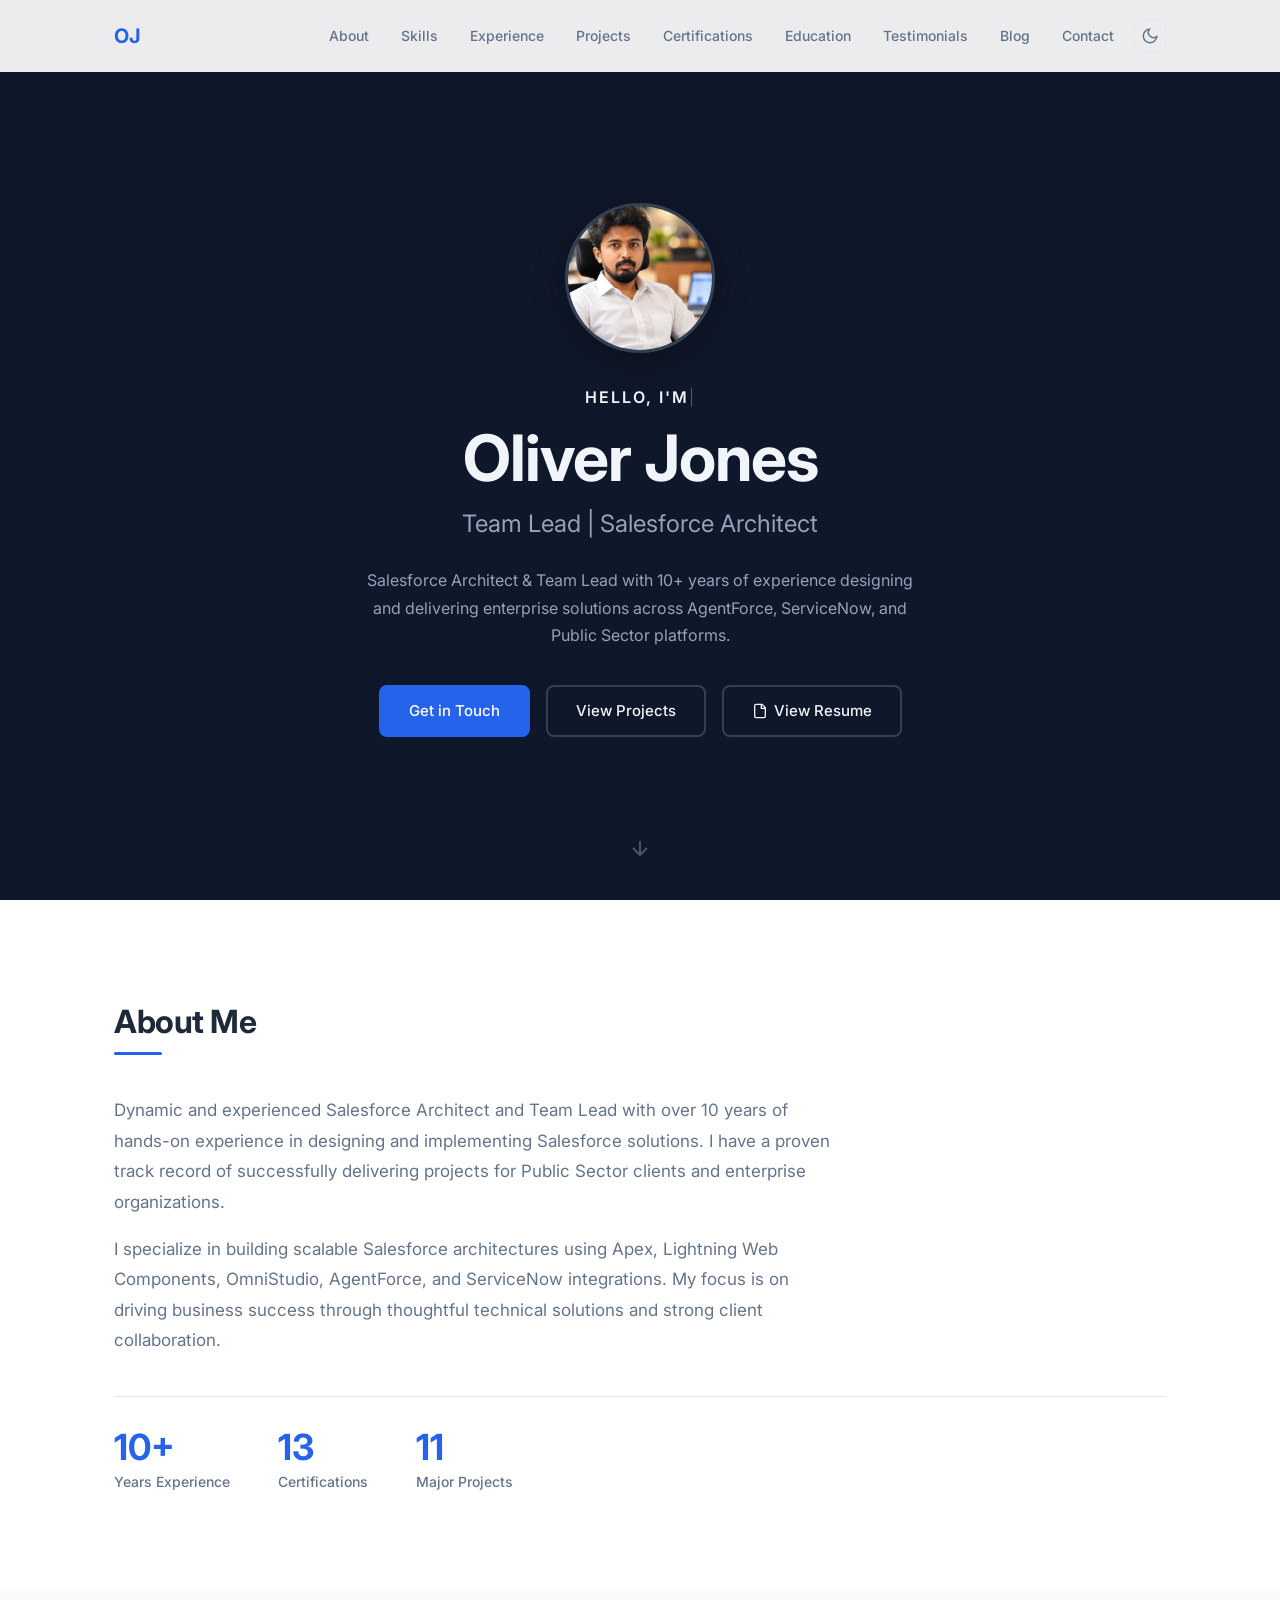
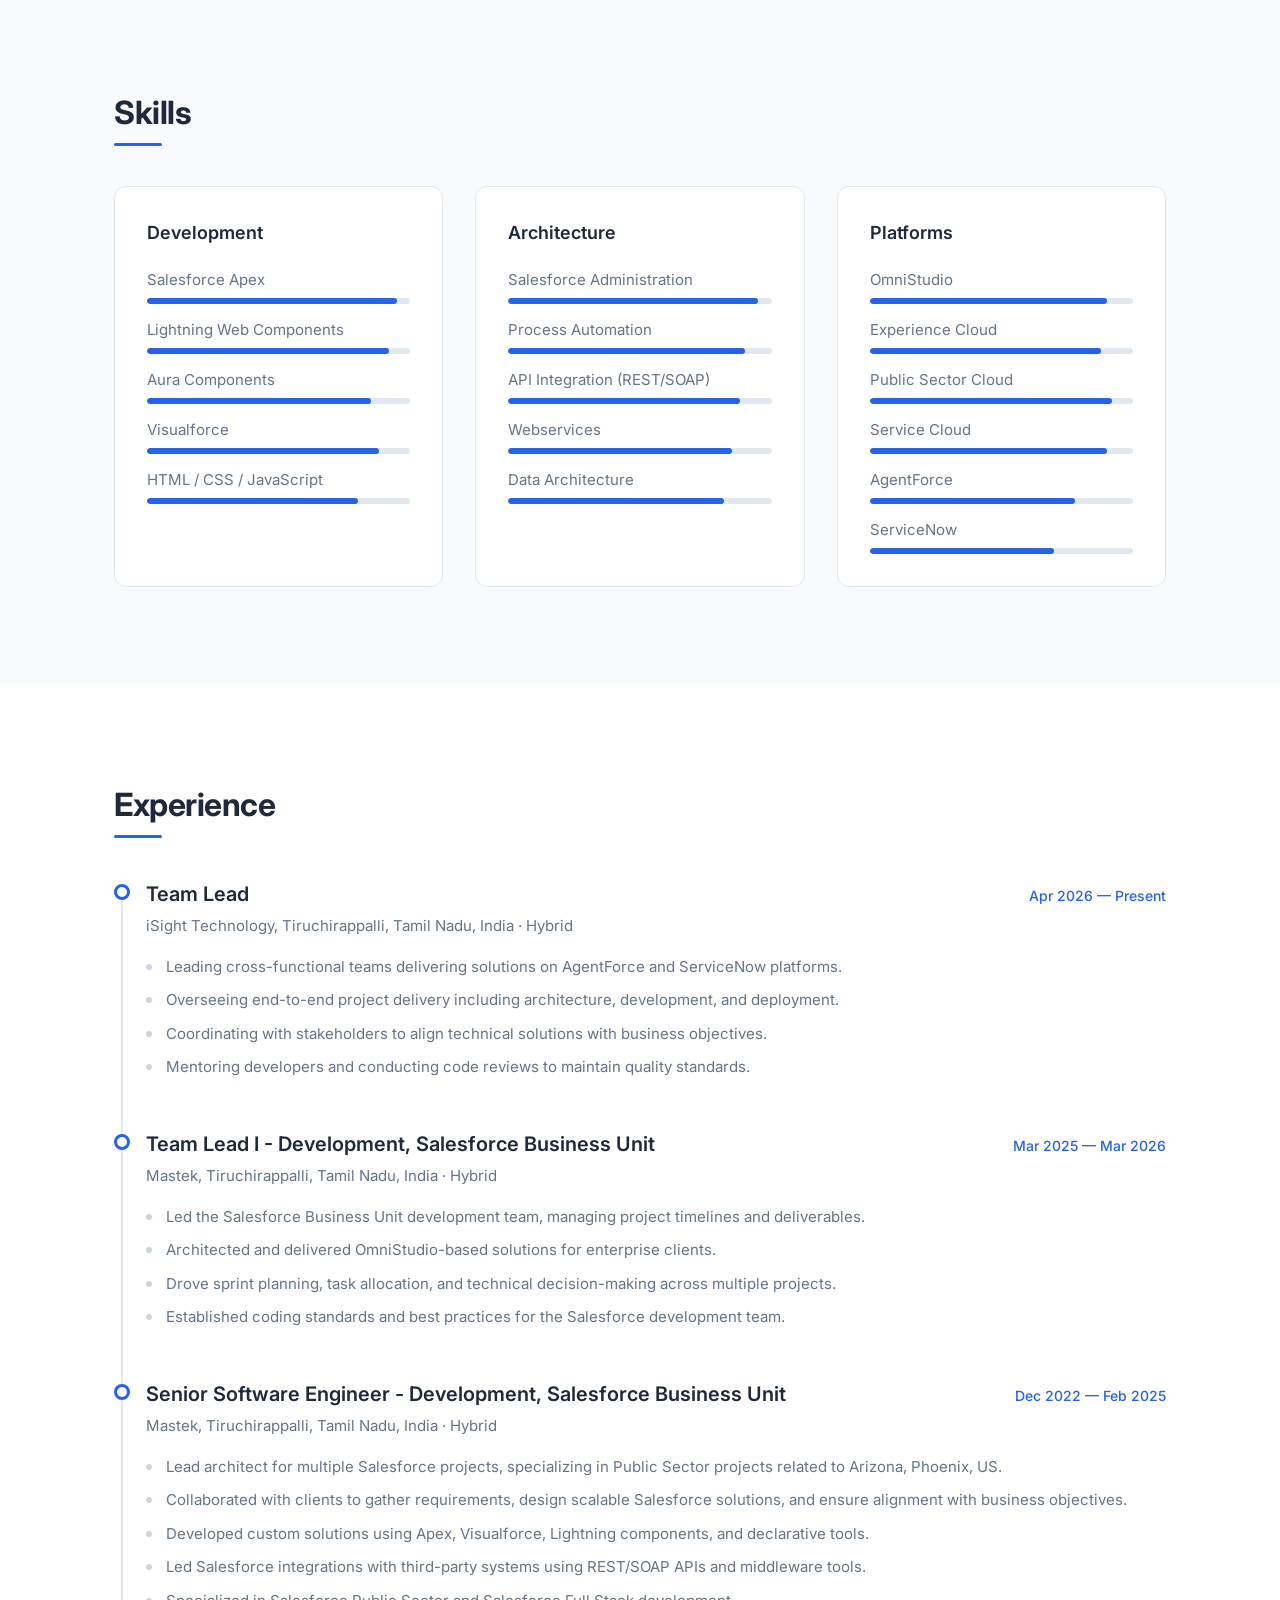
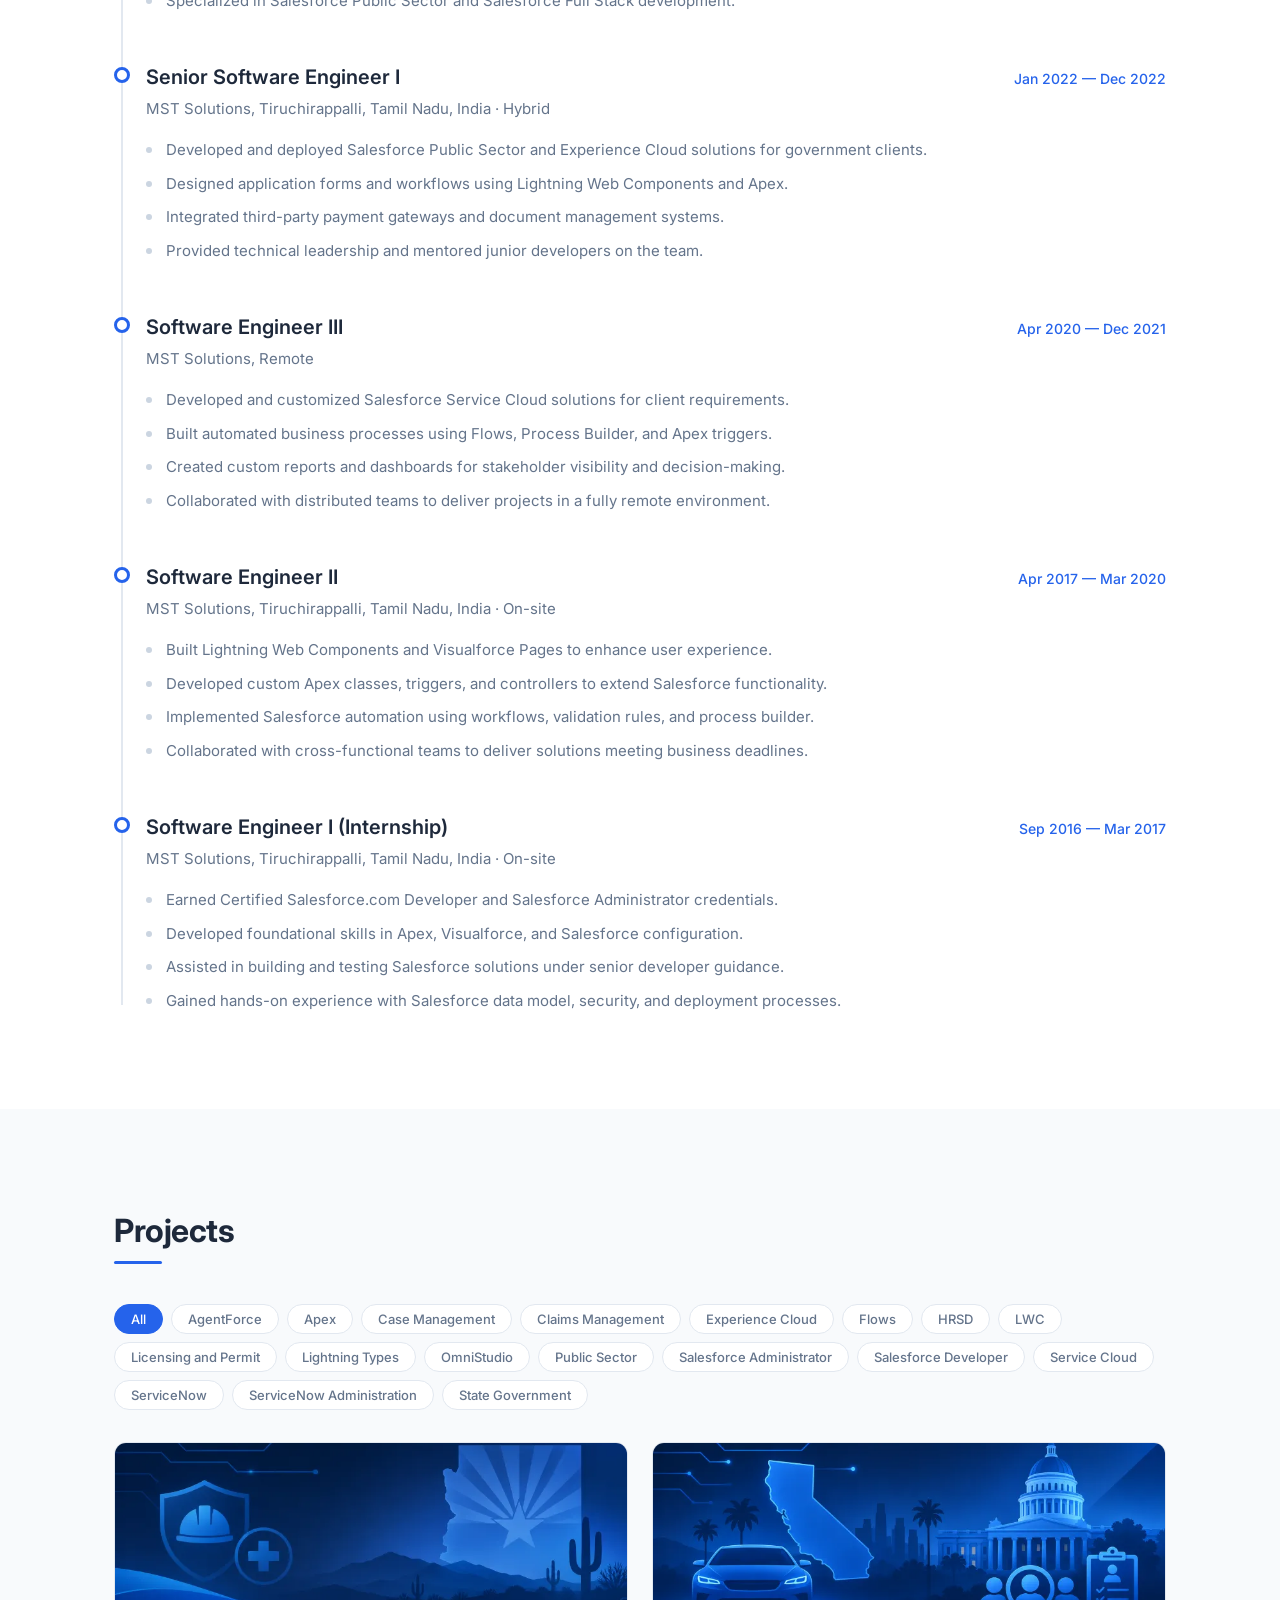
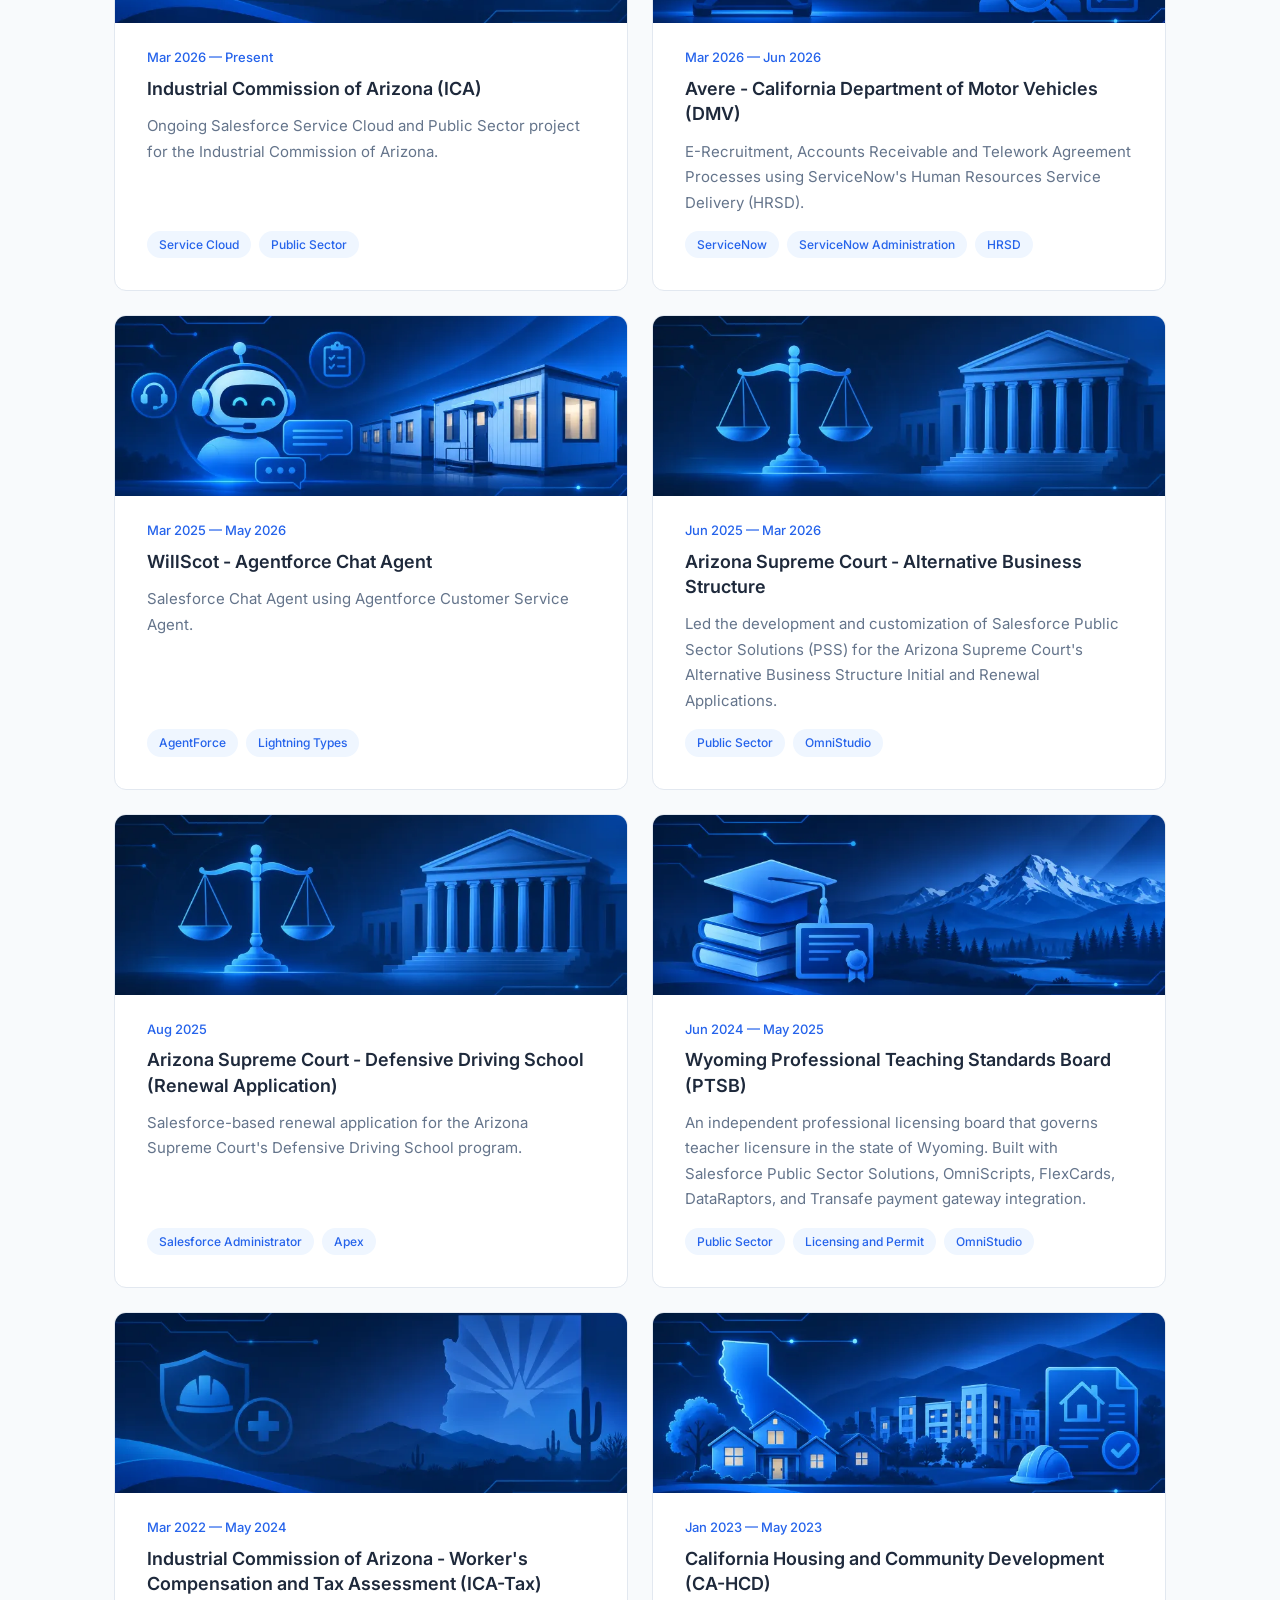
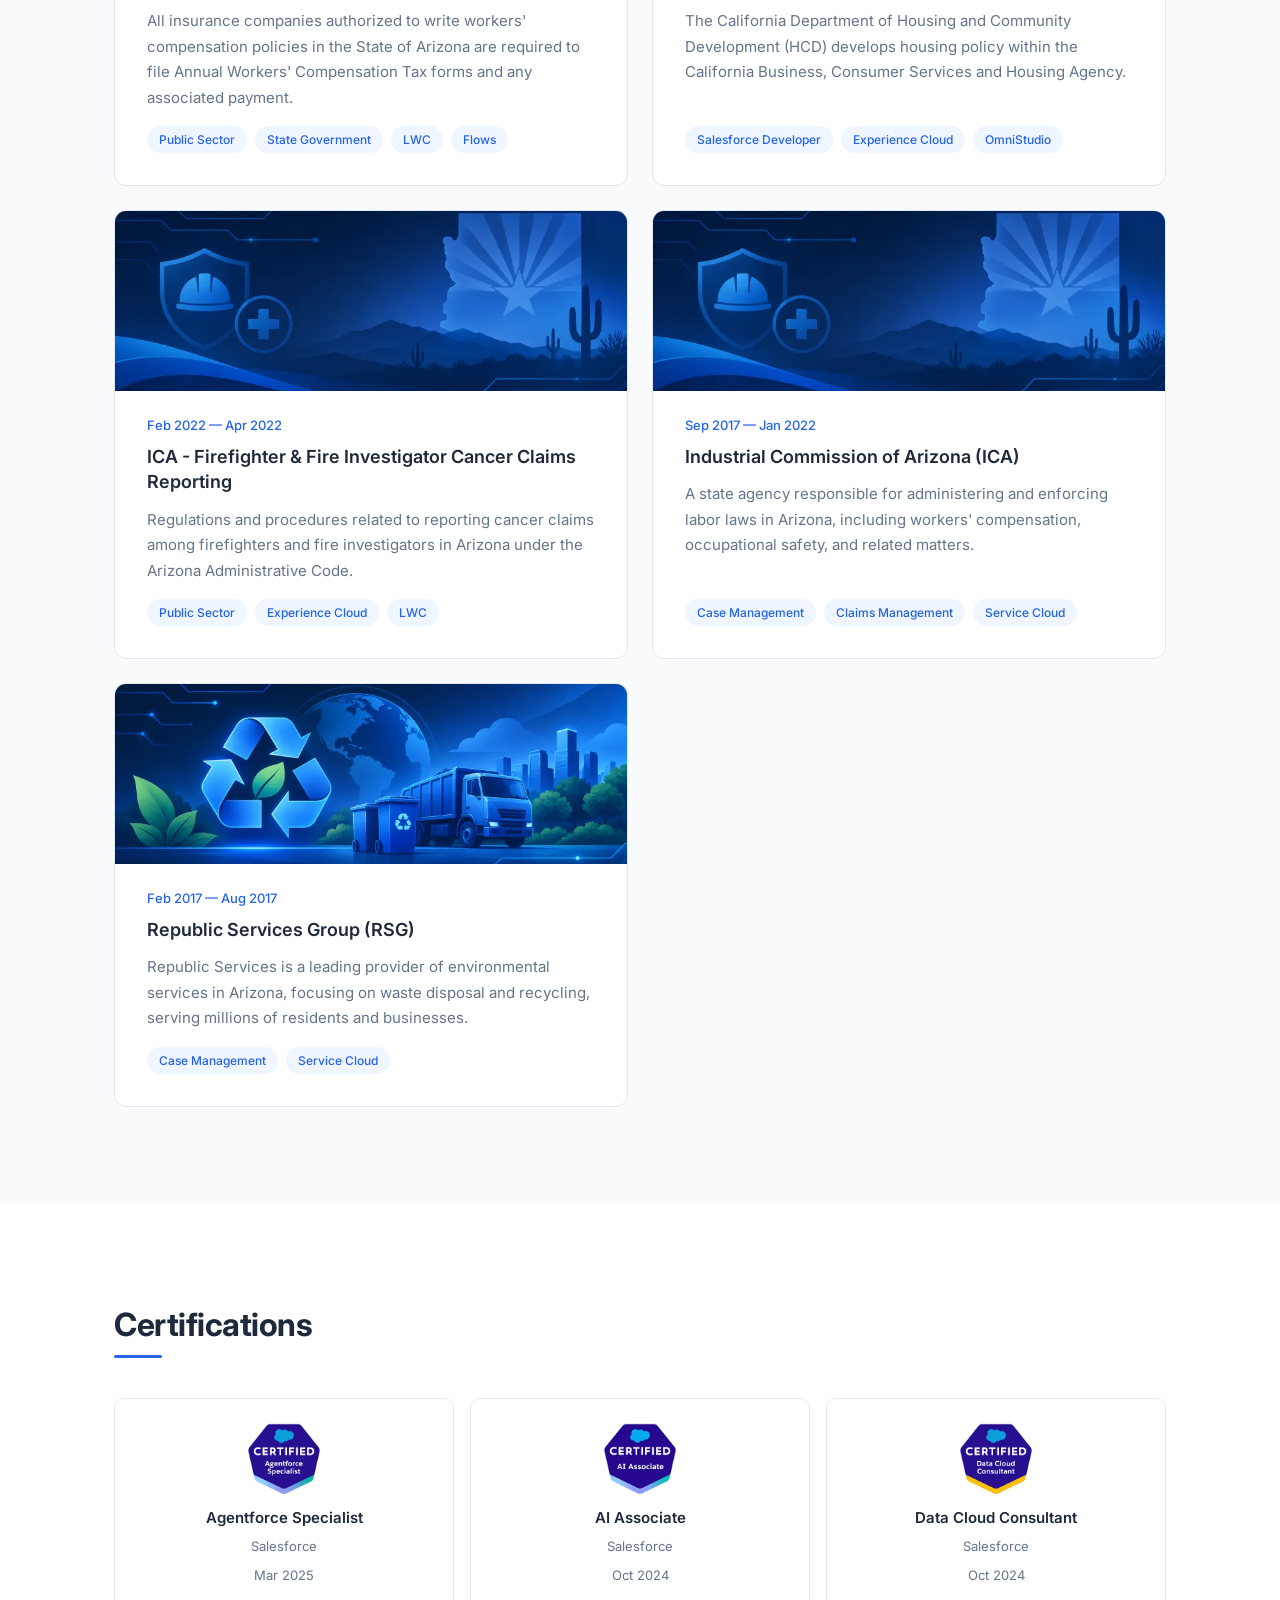
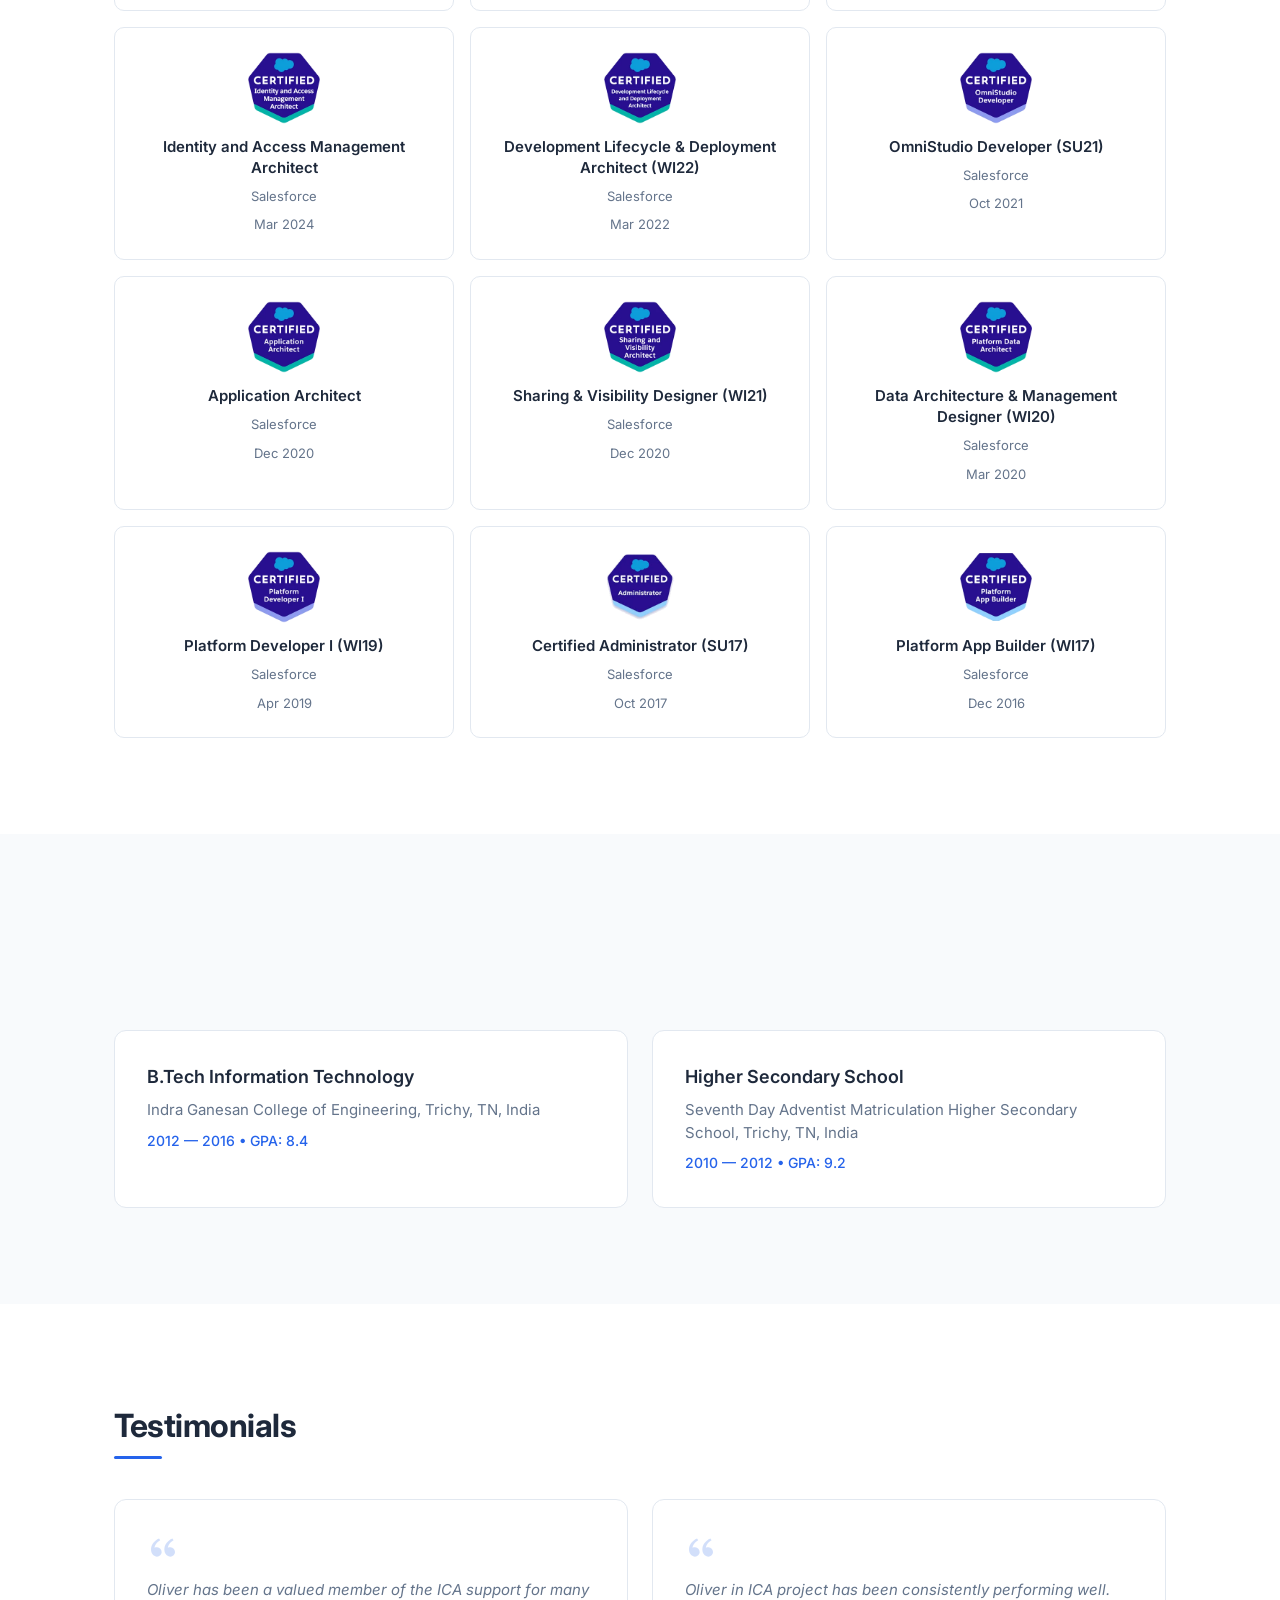
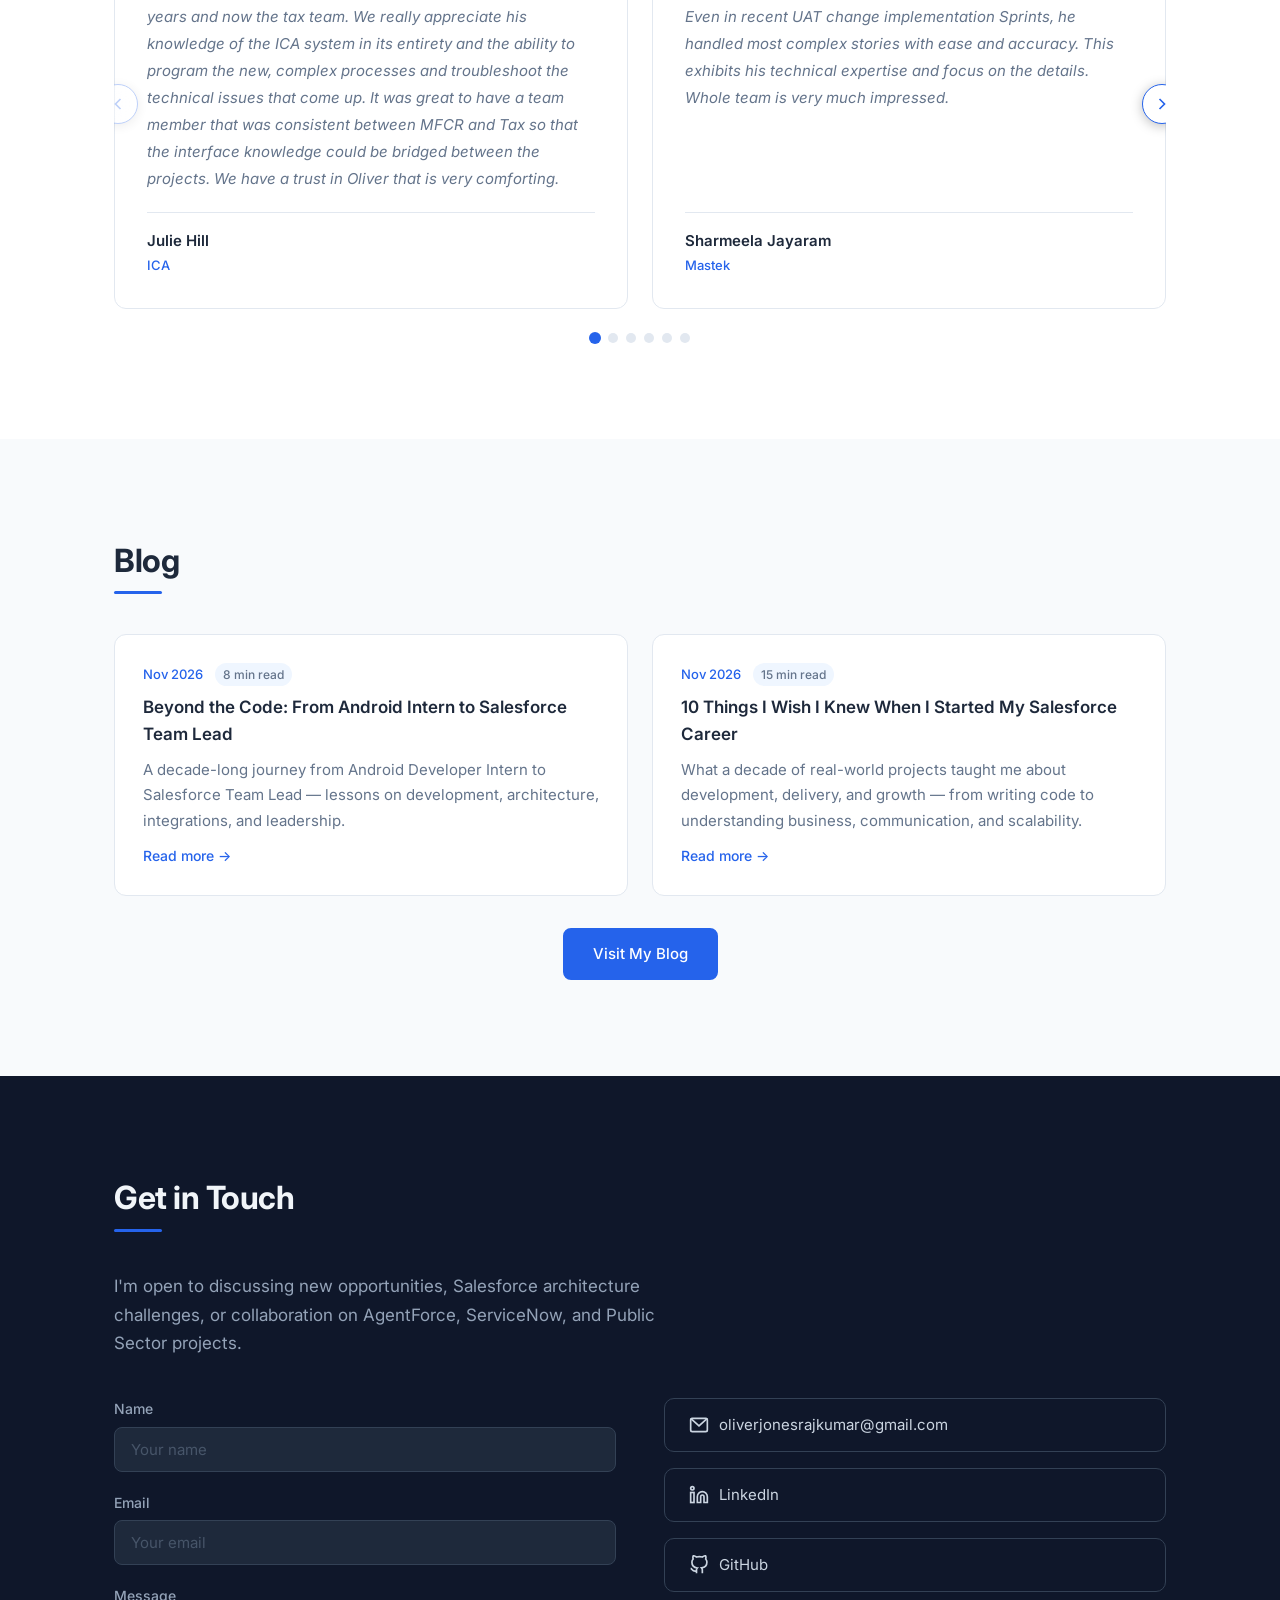
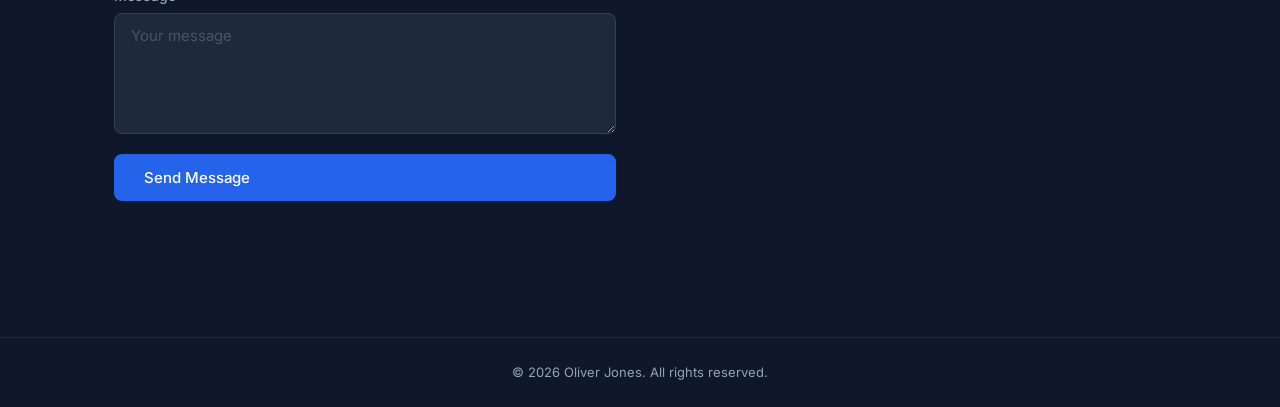
<file: index.html>
<!DOCTYPE html>
<html lang="en">
    <head>
        <meta charset="UTF-8">
        <meta name="viewport" content="width=device-width, initial-scale=1.0">
        <title>Oliver Jones | Team Lead & Salesforce Architect</title>
        <meta name="description" content="Portfolio of Oliver Jones — Team Lead and Salesforce Architect with 10+ years of experience in Public Sector, AgentForce, and ServiceNow solutions.">
        <meta name="robots" content="index, follow">
        <meta property="og:title" content="Oliver Jones | Team Lead & Salesforce Architect">
        <meta property="og:description" content="Salesforce Architect & Team Lead with 10+ years of experience designing and delivering enterprise solutions across AgentForce, ServiceNow, and Public Sector platforms.">
        <meta property="og:type" content="website">
        <meta property="og:url" content="https://oliverjones.dev/">
        <meta property="og:site_name" content="Oliver Jones Portfolio">
        <meta property="og:locale" content="en_US">
        <meta property="og:image" content="https://oliverjones.dev/resources/hero/headshot.jpg">
        <meta name="twitter:card" content="summary">
        <meta name="twitter:title" content="Oliver Jones | Team Lead & Salesforce Architect">
        <meta name="twitter:description" content="Salesforce Architect & Team Lead with 10+ years of experience designing and delivering enterprise solutions across AgentForce, ServiceNow, and Public Sector platforms.">
        <meta name="twitter:image" content="https://oliverjones.dev/resources/hero/headshot.jpg">
        <meta name="google-site-verification" content="69QcEI_1ip-TJzIsyp9TEGB7y7gmqEWeb8NP1txow8Q">
        <meta name="theme-color" content="#2563eb" media="(prefers-color-scheme: light)">
        <meta name="theme-color" content="#0f172a" media="(prefers-color-scheme: dark)">
        <link rel="canonical" href="" id="canonicalLink">
        <link rel="icon" type="image/svg+xml" href="favicon.svg">
        <link rel="manifest" href="manifest.json">
        <meta name="apple-mobile-web-app-capable" content="yes">
        <meta name="apple-mobile-web-app-status-bar-style" content="black-translucent">
        <link rel="apple-touch-icon" href="resources/icons/icon-192.png">
        <link rel="preload" as="image" type="image/webp" href="resources/hero/headshot.webp">
        <link rel="preconnect" href="https://fonts.googleapis.com">
        <link rel="preconnect" href="https://fonts.gstatic.com" crossorigin>
        <link href="https://fonts.googleapis.com/css2?family=Inter:wght@400;500;600;700&display=swap" rel="stylesheet" media="print" onload="this.media='all'">
        <link rel="stylesheet" href="style.css">
        <script async src="https://www.googletagmanager.com/gtag/js?id=G-MFDL5MQD9V"></script>
        <script>window.dataLayer=window.dataLayer||[];function gtag(){dataLayer.push(arguments);}gtag('js',new Date());gtag('config','G-MFDL5MQD9V');</script>
        <script type="application/ld+json" id="jsonLd"></script>
    </head>
    <body>
        <div class="preloader" id="preloader">
            <div class="preloader-inner">
                <div class="preloader-logo">OJ</div>
                <div class="preloader-bar"><div class="preloader-bar-fill"></div></div>
            </div>
        </div>
        <div class="scroll-progress" id="scrollProgress"></div>
        <a href="#about" class="skip-link">Skip to main content</a>
        <nav class="nav" id="nav" aria-label="Main navigation">
            <div class="nav-container">
                <a href="#hero" class="nav-logo" aria-label="Oliver Jones — go to top">OJ</a>
                <div class="nav-right">
                    <ul class="nav-links" id="navLinks">
                        <li><a href="#about">About</a></li>
                        <li><a href="#skills">Skills</a></li>
                        <li><a href="#experience">Experience</a></li>
                        <li><a href="#projects">Projects</a></li>
                        <li><a href="#certifications">Certifications</a></li>
                        <li><a href="#education">Education</a></li>
                        <li><a href="#testimonials">Testimonials</a></li>
                        <li><a href="#blog">Blog</a></li>
                        <li><a href="#contact">Contact</a></li>
                    </ul>
                    <button class="theme-toggle" id="themeToggle" aria-label="Toggle dark mode">
                        <svg class="icon-moon" viewBox="0 0 24 24" fill="none" stroke="currentColor" stroke-width="2"><path d="M21 12.79A9 9 0 1111.21 3 7 7 0 0021 12.79z"/></svg>
                        <svg class="icon-sun" viewBox="0 0 24 24" fill="none" stroke="currentColor" stroke-width="2"><circle cx="12" cy="12" r="5"/><line x1="12" y1="1" x2="12" y2="3"/><line x1="12" y1="21" x2="12" y2="23"/><line x1="4.22" y1="4.22" x2="5.64" y2="5.64"/><line x1="18.36" y1="18.36" x2="19.78" y2="19.78"/><line x1="1" y1="12" x2="3" y2="12"/><line x1="21" y1="12" x2="23" y2="12"/><line x1="4.22" y1="19.78" x2="5.64" y2="18.36"/><line x1="18.36" y1="5.64" x2="19.78" y2="4.22"/></svg>
                    </button>
                    <button class="nav-toggle" id="navToggle" aria-label="Toggle navigation">
                        <span></span>
                        <span></span>
                        <span></span>
                    </button>
                </div>
            </div>
        </nav>

        <main>
        <section class="hero" id="hero" aria-label="Introduction">
            <div class="hero-content" id="heroContent"></div>
            <div class="hero-scroll">
                <a href="#about" aria-label="Scroll down">
                    <svg width="24" height="24" viewBox="0 0 24 24" fill="none" stroke="currentColor" stroke-width="2" aria-hidden="true">
                        <path d="M12 5v14M5 12l7 7 7-7"/>
                    </svg>
                </a>
            </div>
        </section>

        <section class="section" id="about">
            <div class="container">
                <h2 class="section-title fade-up">About Me</h2>
                <div class="about-content fade-up" id="aboutContent"></div>
            </div>
        </section>

        <section class="section section-alt" id="skills">
            <div class="container">
                <h2 class="section-title fade-up">Skills</h2>
                <div class="skills-grid fade-up" id="skillsGrid"></div>
            </div>
        </section>

        <section class="section" id="experience">
            <div class="container">
                <h2 class="section-title fade-up">Experience</h2>
                <div class="timeline" id="timeline"></div>
            </div>
        </section>

        <section class="section section-alt" id="projects">
            <div class="container">
                <h2 class="section-title fade-up">Projects</h2>
                <div class="project-filters fade-up" id="projectFilters"></div>
                <div class="projects-grid" id="projectsGrid"></div>
            </div>
        </section>

        <section class="section" id="certifications">
            <div class="container">
                <h2 class="section-title fade-up">Certifications</h2>
                <div class="certs-grid fade-up" id="certsGrid"></div>
            </div>
        </section>

        <section class="section section-alt" id="education">
            <div class="container">
                <h2 class="section-title fade-up">Education</h2>
                <div class="education-grid fade-up" id="educationGrid"></div>
            </div>
        </section>

        <section class="section" id="testimonials">
            <div class="container">
                <h2 class="section-title fade-up">Testimonials</h2>
                <div class="testimonials-grid" id="testimonialsGrid"></div>
            </div>
        </section>

        <section class="section section-alt" id="blog">
            <div class="container">
                <h2 class="section-title fade-up">Blog</h2>
                <div class="blog-content fade-up" id="blogContent"></div>
            </div>
        </section>

        <section class="section section-dark" id="contact" aria-label="Contact information">
            <div class="container">
                <h2 class="section-title fade-up">Get in Touch</h2>
                <p class="contact-text fade-up">I'm open to discussing new opportunities, Salesforce architecture challenges, or collaboration on AgentForce, ServiceNow, and Public Sector projects.</p>
                <div class="contact-grid fade-up">
                    <form class="contact-form" id="contactForm" method="POST" aria-label="Contact form">
                        <div class="form-group">
                            <label for="name">Name</label>
                            <input type="text" id="name" name="name" required placeholder="Your name">
                        </div>
                        <div class="form-group">
                            <label for="email">Email</label>
                            <input type="email" id="email" name="email" required placeholder="Your email">
                        </div>
                        <div class="form-group">
                            <label for="message">Message</label>
                            <textarea id="message" name="message" rows="5" required placeholder="Your message"></textarea>
                        </div>
                        <button type="submit" class="btn btn-primary" id="formSubmit">Send Message</button>
                        <p class="form-status" id="formStatus" aria-live="polite"></p>
                    </form>
                    <div class="contact-info" id="contactLinks"></div>
                </div>
            </div>
        </section>

        </main>

        <footer class="footer">
            <div class="container">
                <p id="footerText"></p>
            </div>
        </footer>

        <button class="back-to-top" id="backToTop" aria-label="Back to top">
            <svg width="20" height="20" viewBox="0 0 24 24" fill="none" stroke="currentColor" stroke-width="2" aria-hidden="true"><path d="M12 19V5"/><path d="M5 12l7-7 7 7"/></svg>
        </button>

        <script src="data.js"></script>
        <script src="resume.js"></script>
        <script src="script.js"></script>
    </body>
</html>
</file>
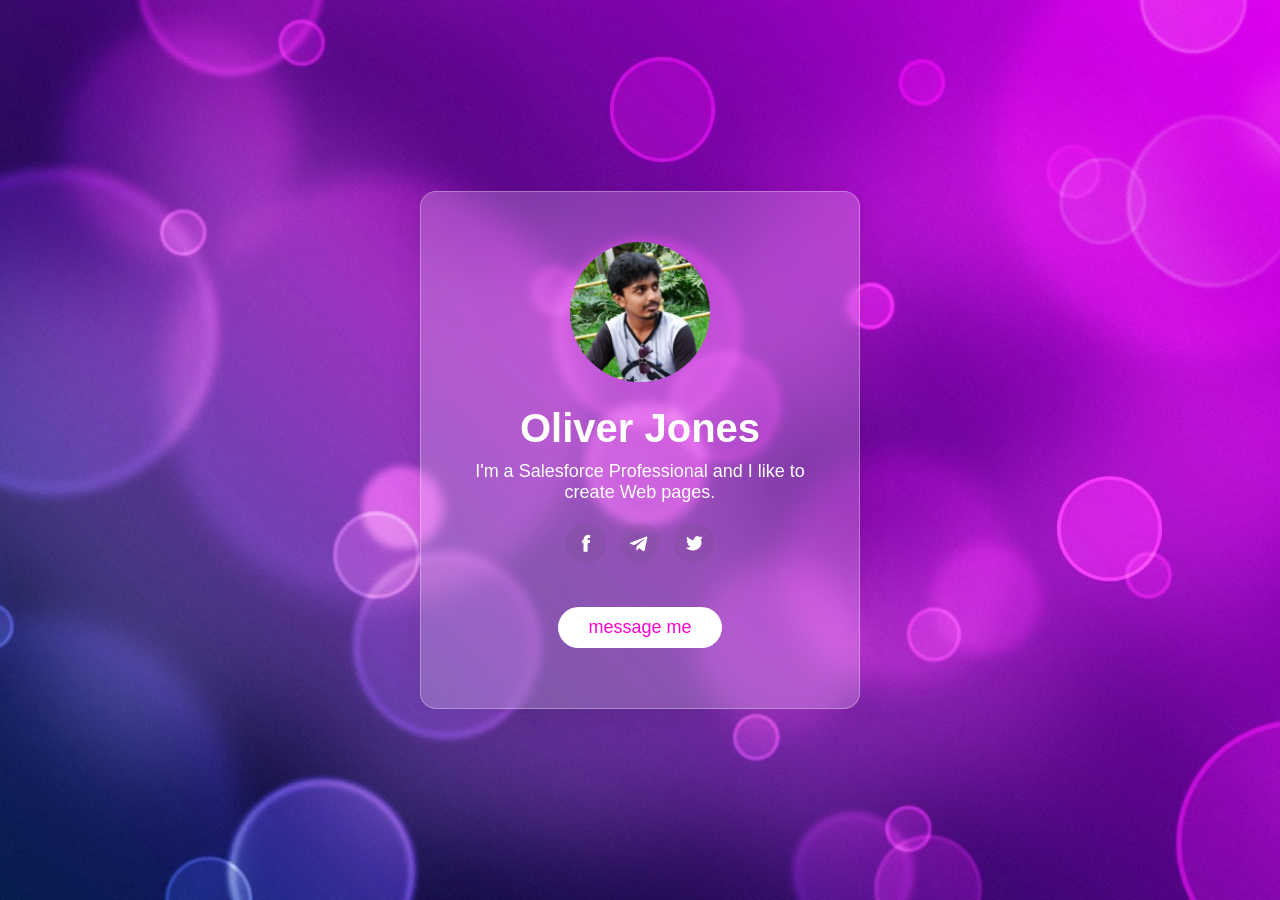
<file: src/index.html>
<!DOCTYPE html>
<html>
	<head>
		<meta name="viewport" content="width=device-width, initial-scale=1.0">
		<title>Profile - Oliver</title>
		<link rel="stylesheet" href="style.css">
	</head>
	<body>
		<div class="container">
			<div class="card" data-tilt>
				<img src="images/profile.jpg" alt="Profile">
				<h2>Oliver Jones</h2>
				<p>I'm a Salesforce Professional and I like to create Web pages.</p>
				<div class="links">
					<a href="https://www.facebook.com"><img src="images/facebook.png" alt="Facebook"></a>
					<a href="https://www.telegram.com"><img src="images/telegram.png" alt="Telegram"></a>
					<a href="https://www.twitter.com"><img src="images/twitter.png" alt="Twitter"></a>
				</div>
				<a href="#" class="btn">message me</a>
			</div>
		</div>
		<script src="vanilla-tilt.js"></script>
	</body>
</html>
</file>
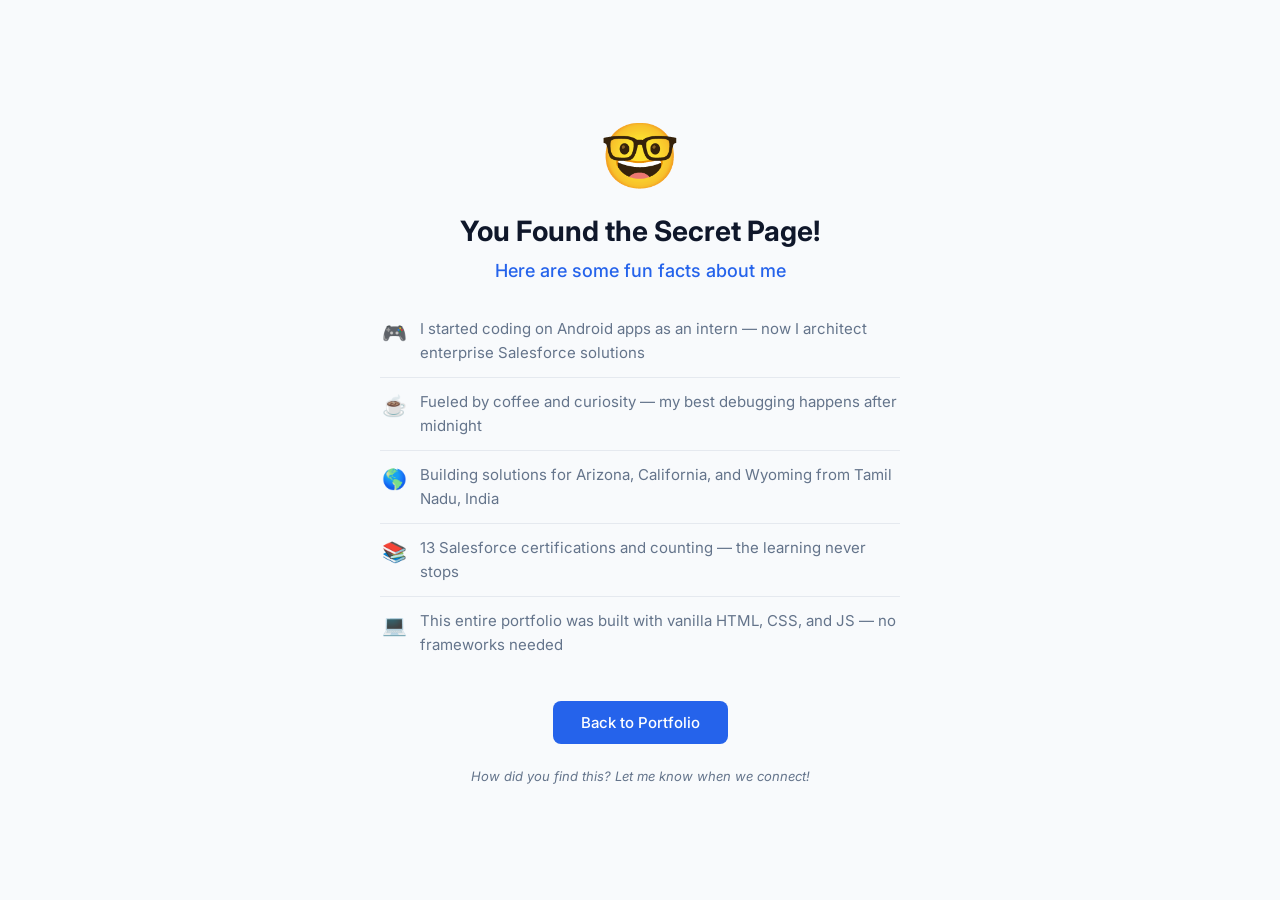
<file: secret.html>
<!DOCTYPE html>
<html lang="en">
    <head>
        <meta charset="UTF-8">
        <meta name="viewport" content="width=device-width, initial-scale=1.0">
        <title>Secret | Oliver Jones</title>
        <link rel="icon" type="image/svg+xml" href="favicon.svg">
        <link rel="preconnect" href="https://fonts.googleapis.com">
        <link rel="preconnect" href="https://fonts.gstatic.com" crossorigin>
        <link href="https://fonts.googleapis.com/css2?family=Inter:wght@400;500;600;700&display=swap" rel="stylesheet">
        <style>
            :root {
                --color-bg: #f8fafc;
                --color-text: #0f172a;
                --color-text-secondary: #64748b;
                --color-accent: #2563eb;
                --color-accent-hover: #1d4ed8;
            }

            [data-theme="dark"] {
                --color-bg: #0f172a;
                --color-text: #f1f5f9;
                --color-text-secondary: #94a3b8;
                --color-accent: #3b82f6;
                --color-accent-hover: #2563eb;
            }

            * { margin: 0; padding: 0; box-sizing: border-box; }

            body {
                font-family: 'Inter', -apple-system, BlinkMacSystemFont, 'Segoe UI', sans-serif;
                background: var(--color-bg);
                color: var(--color-text);
                display: flex;
                align-items: center;
                justify-content: center;
                min-height: 100vh;
                text-align: center;
                padding: 24px;
            }

            .secret-container {
                max-width: 520px;
            }

            .secret-emoji {
                font-size: 4rem;
                margin-bottom: 20px;
                animation: float 3s ease-in-out infinite;
            }

            @keyframes float {
                0%, 100% { transform: translateY(0); }
                50% { transform: translateY(-12px); }
            }

            h1 {
                font-size: 1.75rem;
                font-weight: 700;
                margin-bottom: 12px;
            }

            .subtitle {
                font-size: 1.125rem;
                color: var(--color-accent);
                font-weight: 500;
                margin-bottom: 24px;
            }

            .fun-facts {
                text-align: left;
                margin-bottom: 32px;
            }

            .fact {
                display: flex;
                gap: 12px;
                padding: 12px 0;
                border-bottom: 1px solid rgba(148, 163, 184, 0.2);
                font-size: 0.9375rem;
                color: var(--color-text-secondary);
                line-height: 1.6;
            }

            .fact:last-child {
                border-bottom: none;
            }

            .fact-icon {
                font-size: 1.25rem;
                flex-shrink: 0;
                width: 28px;
                text-align: center;
            }

            .btn {
                display: inline-block;
                padding: 12px 28px;
                background: var(--color-accent);
                color: #ffffff;
                text-decoration: none;
                border-radius: 8px;
                font-weight: 500;
                font-size: 0.9375rem;
                transition: background 0.2s;
            }

            .btn:hover {
                background: var(--color-accent-hover);
            }

            .hint {
                margin-top: 24px;
                font-size: 0.8125rem;
                color: var(--color-text-secondary);
                font-style: italic;
            }
        </style>
    </head>
    <body>
        <div class="secret-container">
            <div class="secret-emoji">&#129299;</div>
            <h1>You Found the Secret Page!</h1>
            <p class="subtitle">Here are some fun facts about me</p>
            <div class="fun-facts">
                <div class="fact">
                    <span class="fact-icon">&#127918;</span>
                    <span>I started coding on Android apps as an intern — now I architect enterprise Salesforce solutions</span>
                </div>
                <div class="fact">
                    <span class="fact-icon">&#9749;</span>
                    <span>Fueled by coffee and curiosity — my best debugging happens after midnight</span>
                </div>
                <div class="fact">
                    <span class="fact-icon">&#127758;</span>
                    <span>Building solutions for Arizona, California, and Wyoming from Tamil Nadu, India</span>
                </div>
                <div class="fact">
                    <span class="fact-icon">&#128218;</span>
                    <span>13 Salesforce certifications and counting — the learning never stops</span>
                </div>
                <div class="fact">
                    <span class="fact-icon">&#128187;</span>
                    <span>This entire portfolio was built with vanilla HTML, CSS, and JS — no frameworks needed</span>
                </div>
            </div>
            <a href="./" class="btn">Back to Portfolio</a>
            <p class="hint">How did you find this? Let me know when we connect!</p>
        </div>
        <script>
            try {
                const theme = localStorage.getItem('theme') ||
                    (window.matchMedia('(prefers-color-scheme: dark)').matches ? 'dark' : 'light');
                document.documentElement.setAttribute('data-theme', theme);
            } catch (e) {}
        </script>
    </body>
</html>
</file>
<file: style.css>
/* ========== Preloader ========== */

.preloader {
    position: fixed;
    inset: 0;
    background: var(--color-bg, #f8fafc);
    display: flex;
    align-items: center;
    justify-content: center;
    z-index: 9999;
    transition: opacity 0.4s, visibility 0.4s;
}

[data-theme="dark"] .preloader {
    background: #0f172a;
}

.preloader.hidden {
    opacity: 0;
    visibility: hidden;
}

.preloader-inner {
    text-align: center;
}

.preloader-logo {
    font-family: 'Inter', -apple-system, BlinkMacSystemFont, 'Segoe UI', sans-serif;
    font-size: 3rem;
    font-weight: 700;
    color: var(--color-accent, #2563eb);
    letter-spacing: -1px;
    margin-bottom: 24px;
    animation: preloaderPulse 1.2s ease-in-out infinite;
}

@keyframes preloaderPulse {
    0%, 100% { opacity: 1; transform: scale(1); }
    50% { opacity: 0.6; transform: scale(0.95); }
}

.preloader-bar {
    width: 160px;
    height: 3px;
    background: rgba(148, 163, 184, 0.2);
    border-radius: 2px;
    overflow: hidden;
    margin: 0 auto;
}

.preloader-bar-fill {
    height: 100%;
    width: 0;
    background: var(--color-accent, #2563eb);
    border-radius: 2px;
    animation: preloaderFill 1.2s ease-out forwards;
}

@keyframes preloaderFill {
    0% { width: 0; }
    100% { width: 100%; }
}

/* ========== Base ========== */

*,
*::before,
*::after {
    margin: 0;
    padding: 0;
    box-sizing: border-box;
}

:root {
    --color-bg: #ffffff;
    --color-bg-alt: #f8fafc;
    --color-bg-dark: #0f172a;
    --color-text: #1e293b;
    --color-text-secondary: #64748b;
    --color-text-light: #f1f5f9;
    --color-accent: #2563eb;
    --color-accent-hover: #1d4ed8;
    --color-border: #e2e8f0;
    --color-card: #ffffff;
    --color-card-shadow: rgba(15, 23, 42, 0.08);
    --color-nav-bg: rgba(255, 255, 255, 0.92);
    --color-tag-bg: #eff6ff;
    --font-family: 'Inter', -apple-system, BlinkMacSystemFont, 'Segoe UI', sans-serif;
    --nav-height: 72px;
}

[data-theme="dark"] {
    --color-bg: #0f172a;
    --color-bg-alt: #1e293b;
    --color-bg-dark: #020617;
    --color-text: #f1f5f9;
    --color-text-secondary: #94a3b8;
    --color-text-light: #f1f5f9;
    --color-accent: #3b82f6;
    --color-accent-hover: #2563eb;
    --color-border: #334155;
    --color-card: #1e293b;
    --color-card-shadow: rgba(0, 0, 0, 0.3);
    --color-nav-bg: rgba(15, 23, 42, 0.92);
    --color-tag-bg: rgba(59, 130, 246, 0.15);
}

html {
    scroll-behavior: smooth;
    scroll-padding-top: var(--nav-height);
}

body {
    font-family: var(--font-family);
    color: var(--color-text);
    background: var(--color-bg);
    line-height: 1.6;
    -webkit-font-smoothing: antialiased;
    transition: background 0.3s, color 0.3s;
}

a {
    text-decoration: none;
    color: inherit;
}

/* ========== Focus Styles ========== */

:focus-visible {
    outline: 2px solid var(--color-accent);
    outline-offset: 2px;
    border-radius: 4px;
}

.btn:focus-visible,
.filter-btn:focus-visible,
.carousel-btn:focus-visible,
.carousel-dot:focus-visible,
.theme-toggle:focus-visible,
.nav-toggle:focus-visible,
.back-to-top:focus-visible,
.resume-modal-close:focus-visible {
    outline: 2px solid var(--color-accent);
    outline-offset: 2px;
}

.nav-links a:focus-visible::after {
    width: 100%;
}

.project-card:focus-within,
.cert-card:focus-within,
.edu-card:focus-within,
.blog-card:focus-visible,
.contact-item:focus-visible {
    outline: 2px solid var(--color-accent);
    outline-offset: 2px;
    border-radius: 12px;
}

ul {
    list-style: none;
}

.container {
    max-width: 1100px;
    margin: 0 auto;
    padding: 0 24px;
}

/* ========== Skip Link ========== */

.skip-link {
    position: absolute;
    top: -100%;
    left: 16px;
    padding: 8px 16px;
    background: var(--color-accent);
    color: #fff;
    border-radius: 0 0 6px 6px;
    font-size: 0.875rem;
    font-weight: 500;
    z-index: 1001;
    transition: top 0.2s;
}

.skip-link:focus {
    top: 0;
}

/* ========== Scroll Progress ========== */

.scroll-progress {
    position: fixed;
    top: 0;
    left: 0;
    height: 3px;
    background: var(--color-accent);
    width: 0;
    z-index: 1001;
    transition: width 0.1s linear;
}

/* ========== Navigation ========== */

.nav {
    position: fixed;
    top: 0;
    left: 0;
    right: 0;
    height: var(--nav-height);
    background: var(--color-nav-bg);
    backdrop-filter: blur(12px);
    border-bottom: 1px solid transparent;
    z-index: 1000;
    transition: border-color 0.3s, box-shadow 0.3s;
}

.nav.scrolled {
    border-bottom-color: var(--color-border);
    box-shadow: 0 1px 8px var(--color-card-shadow);
}

.nav-container {
    max-width: 1100px;
    margin: 0 auto;
    padding: 0 24px;
    height: 100%;
    display: flex;
    align-items: center;
    justify-content: space-between;
}

.nav-logo {
    font-size: 1.25rem;
    font-weight: 700;
    color: var(--color-accent);
    letter-spacing: -0.5px;
}

.nav-right {
    display: flex;
    align-items: center;
    gap: 20px;
}

.nav-links {
    display: flex;
    gap: 32px;
}

.nav-links a {
    font-size: 0.875rem;
    font-weight: 500;
    color: var(--color-text-secondary);
    transition: color 0.2s;
    position: relative;
}

.nav-links a:hover,
.nav-links a.active {
    color: var(--color-text);
}

.nav-links a::after {
    content: '';
    position: absolute;
    bottom: -4px;
    left: 0;
    width: 0;
    height: 2px;
    background: var(--color-accent);
    transition: width 0.2s;
}

.nav-links a:hover::after,
.nav-links a.active::after {
    width: 100%;
}

.nav-toggle {
    display: none;
    flex-direction: column;
    gap: 5px;
    background: none;
    border: none;
    cursor: pointer;
    padding: 4px;
}

.nav-toggle span {
    display: block;
    width: 24px;
    height: 2px;
    background: var(--color-text);
    border-radius: 2px;
    transition: transform 0.3s, opacity 0.3s;
}

.nav-toggle.open span:nth-child(1) {
    transform: translateY(7px) rotate(45deg);
}

.nav-toggle.open span:nth-child(2) {
    opacity: 0;
}

.nav-toggle.open span:nth-child(3) {
    transform: translateY(-7px) rotate(-45deg);
}

/* ========== Theme Toggle ========== */

.theme-toggle {
    background: none;
    border: 1px solid var(--color-border);
    border-radius: 8px;
    cursor: pointer;
    padding: 6px;
    display: flex;
    align-items: center;
    justify-content: center;
    color: var(--color-text-secondary);
    transition: color 0.2s, border-color 0.2s;
}

.theme-toggle:hover {
    color: var(--color-accent);
    border-color: var(--color-accent);
}

.theme-toggle .icon-sun,
.theme-toggle .icon-moon {
    width: 18px;
    height: 18px;
}

.theme-toggle .icon-sun,
.theme-toggle .icon-moon {
    transition: transform 0.4s cubic-bezier(0.34, 1.56, 0.64, 1), opacity 0.3s ease;
    position: absolute;
}

.theme-toggle {
    position: relative;
    width: 32px;
    height: 32px;
}

.theme-toggle .icon-sun {
    opacity: 0;
    transform: rotate(-90deg) scale(0.5);
}

.theme-toggle .icon-moon {
    opacity: 1;
    transform: rotate(0deg) scale(1);
}

[data-theme="dark"] .theme-toggle .icon-sun {
    opacity: 1;
    transform: rotate(0deg) scale(1);
}

[data-theme="dark"] .theme-toggle .icon-moon {
    opacity: 0;
    transform: rotate(90deg) scale(0.5);
}

/* ========== Hero ========== */

.hero {
    min-height: 100vh;
    display: flex;
    flex-direction: column;
    justify-content: center;
    align-items: center;
    text-align: center;
    padding: 120px 24px 80px;
    background: var(--color-bg-dark);
    color: var(--color-text-light);
    position: relative;
}

.hero-content {
    display: flex;
    flex-direction: column;
    align-items: center;
    gap: 32px;
}

.hero-photo {
    width: 150px;
    height: 150px;
    flex-shrink: 0;
}

.hero-photo img {
    width: 150px;
    height: 150px;
    border-radius: 50%;
    object-fit: cover;
    border: 3px solid #334155;
    box-shadow: 0 8px 32px rgba(0, 0, 0, 0.3);
    display: block;
}

.hero-greeting {
    font-size: 1rem;
    font-weight: 600;
    color: var(--color-text-light);
    letter-spacing: 2px;
    text-transform: uppercase;
    margin-bottom: 12px;
    min-height: 1.6em;
}

.typing-cursor {
    color: var(--color-accent);
    font-weight: 300;
    animation: none;
}

.typing-cursor.blink {
    animation: cursorBlink 1s step-end infinite;
}

@keyframes cursorBlink {
    0%, 100% { opacity: 1; }
    50% { opacity: 0; }
}

.hero-name {
    font-size: clamp(2.5rem, 6vw, 4rem);
    font-weight: 700;
    letter-spacing: -1px;
    line-height: 1.1;
    margin-bottom: 12px;
}

.hero-title {
    font-size: clamp(1.125rem, 3vw, 1.5rem);
    font-weight: 400;
    color: #94a3b8;
    margin-bottom: 24px;
}

.hero-summary {
    max-width: 560px;
    font-size: 1rem;
    color: #94a3b8;
    line-height: 1.7;
    margin-bottom: 36px;
}

.hero-actions {
    display: flex;
    gap: 16px;
    flex-wrap: wrap;
    justify-content: center;
}

.btn {
    display: inline-flex;
    align-items: center;
    padding: 12px 28px;
    border-radius: 8px;
    font-size: 0.9375rem;
    font-weight: 500;
    font-family: inherit;
    cursor: pointer;
    transition: all 0.2s;
}

.btn-primary {
    background: var(--color-accent);
    color: #fff;
    border: 2px solid var(--color-accent);
}

.btn-primary:hover {
    background: var(--color-accent-hover);
    border-color: var(--color-accent-hover);
}

.btn-outline {
    background: transparent;
    color: var(--color-text-light);
    border: 2px solid #334155;
}

.btn-outline:hover {
    border-color: var(--color-accent);
    color: var(--color-accent);
}

.hero-scroll {
    position: absolute;
    bottom: 32px;
    animation: bounce 2s infinite;
}

.hero-scroll a {
    color: #475569;
    transition: color 0.2s;
}

.hero-scroll a:hover {
    color: var(--color-accent);
}

@keyframes bounce {
    0%, 100% { transform: translateY(0); }
    50% { transform: translateY(8px); }
}

/* ========== Sections ========== */

.section {
    padding: 96px 0;
}

.section-alt {
    background: var(--color-bg-alt);
}

.section-dark {
    background: var(--color-bg-dark);
    color: var(--color-text-light);
}

.section-title {
    font-size: 2rem;
    font-weight: 700;
    letter-spacing: -0.5px;
    margin-bottom: 48px;
    position: relative;
    display: inline-block;
}

.section-title::after {
    content: '';
    position: absolute;
    bottom: -8px;
    left: 0;
    width: 48px;
    height: 3px;
    background: var(--color-accent);
    border-radius: 2px;
}

/* ========== About ========== */

.about-content p {
    font-size: 1.0625rem;
    color: var(--color-text-secondary);
    max-width: 720px;
    margin-bottom: 16px;
    line-height: 1.8;
}

.about-stats {
    display: flex;
    gap: 48px;
    margin-top: 40px;
    padding-top: 32px;
    border-top: 1px solid var(--color-border);
}

.stat-number {
    display: block;
    font-size: 2.25rem;
    font-weight: 700;
    color: var(--color-accent);
    line-height: 1;
    margin-bottom: 4px;
}

.stat-label {
    font-size: 0.875rem;
    color: var(--color-text-secondary);
    font-weight: 500;
}

/* ========== Skills ========== */

.skills-grid {
    display: grid;
    grid-template-columns: repeat(3, 1fr);
    gap: 32px;
}

.skill-category {
    background: var(--color-card);
    border: 1px solid var(--color-border);
    border-radius: 12px;
    padding: 32px;
    transition: box-shadow 0.2s, transform 0.2s;
}

.skill-category:hover {
    box-shadow: 0 4px 24px var(--color-card-shadow);
    transform: translateY(-4px);
}

.skill-category h3 {
    font-size: 1.125rem;
    font-weight: 600;
    margin-bottom: 20px;
    color: var(--color-text);
}

.skill-category ul {
    display: flex;
    flex-direction: column;
    gap: 14px;
}

.skill-category li {
    font-size: 0.9375rem;
    color: var(--color-text-secondary);
}

.skill-info {
    display: flex;
    justify-content: space-between;
    margin-bottom: 6px;
}

.skill-percent {
    font-size: 0.75rem;
    font-weight: 600;
    color: var(--color-accent);
    opacity: 0;
    transition: opacity 0.2s;
}

.skill-category li:hover .skill-percent {
    opacity: 1;
}

.skill-bar {
    width: 100%;
    height: 6px;
    background: var(--color-border);
    border-radius: 3px;
    overflow: hidden;
}

.skill-bar-fill {
    height: 100%;
    width: 0;
    background: var(--color-accent);
    border-radius: 3px;
    transition: width 1s ease;
}

/* ========== Timeline ========== */

.timeline {
    position: relative;
    padding-left: 32px;
}

.timeline::before {
    content: '';
    position: absolute;
    left: 7px;
    top: 8px;
    bottom: 8px;
    width: 2px;
    background: var(--color-border);
    transform-origin: top;
    transform: scaleY(0);
    transition: transform 1.2s ease;
}

.timeline.animated::before {
    transform: scaleY(1);
}

.timeline-item {
    position: relative;
    padding-bottom: 48px;
    opacity: 0;
    transform: translateX(-20px);
    transition: opacity 0.5s ease, transform 0.5s ease;
}

.timeline-item.visible {
    opacity: 1;
    transform: translateX(0);
}

.timeline-item:last-child {
    padding-bottom: 0;
}

.timeline-marker {
    position: absolute;
    left: -32px;
    top: 6px;
    width: 16px;
    height: 16px;
    background: var(--color-bg);
    border: 3px solid var(--color-accent);
    border-radius: 50%;
    z-index: 1;
    transform: scale(0);
    transition: transform 0.4s cubic-bezier(0.34, 1.56, 0.64, 1);
}

.timeline-item.visible .timeline-marker {
    transform: scale(1);
}

.timeline-header {
    display: flex;
    justify-content: space-between;
    align-items: baseline;
    flex-wrap: wrap;
    gap: 8px;
    margin-bottom: 4px;
}

.timeline-header h3 {
    font-size: 1.25rem;
    font-weight: 600;
}

.timeline-date {
    font-size: 0.875rem;
    color: var(--color-accent);
    font-weight: 500;
    white-space: nowrap;
}

.timeline-company {
    font-size: 0.9375rem;
    color: var(--color-text-secondary);
    margin-bottom: 16px;
}

.timeline-content ul {
    display: flex;
    flex-direction: column;
    gap: 8px;
}

.timeline-content li {
    font-size: 0.9375rem;
    color: var(--color-text-secondary);
    padding-left: 20px;
    position: relative;
    line-height: 1.7;
}

.timeline-content li::before {
    content: '';
    position: absolute;
    left: 0;
    top: 10px;
    width: 6px;
    height: 6px;
    border-radius: 50%;
    background: #cbd5e1;
}

/* ========== Projects ========== */

.project-filters {
    display: flex;
    flex-wrap: wrap;
    gap: 8px;
    margin-bottom: 32px;
}

.filter-btn {
    padding: 6px 16px;
    border: 1px solid var(--color-border);
    border-radius: 100px;
    background: var(--color-card);
    color: var(--color-text-secondary);
    font-family: inherit;
    font-size: 0.8125rem;
    font-weight: 500;
    cursor: pointer;
    transition: all 0.2s;
}

.filter-btn:hover {
    border-color: var(--color-accent);
    color: var(--color-accent);
}

.filter-btn.active {
    background: var(--color-accent);
    border-color: var(--color-accent);
    color: #ffffff;
}

.project-tags .active-tag {
    background: var(--color-accent);
    color: #ffffff;
}

.projects-grid {
    display: grid;
    grid-template-columns: repeat(2, 1fr);
    gap: 24px;
}

.project-card {
    background: var(--color-card);
    border: 1px solid var(--color-border);
    border-radius: 12px;
    overflow: hidden;
    transition: box-shadow 0.2s, transform 0.2s;
    display: flex;
    flex-direction: column;
}

.project-card:hover {
    box-shadow: 0 8px 32px var(--color-card-shadow);
    transform: translateY(-4px);
    border-color: var(--color-accent);
}

.project-thumb {
    width: 100%;
    height: 180px;
    object-fit: cover;
    display: block;
    transition: transform 0.4s ease;
}

.project-card:hover .project-thumb {
    transform: scale(1.05);
}

.project-body {
    padding: 24px 32px 32px;
    flex: 1;
    display: flex;
    flex-direction: column;
}

.project-date {
    font-size: 0.8125rem;
    color: var(--color-accent);
    font-weight: 500;
    margin-bottom: 8px;
}

.project-card h3 {
    font-size: 1.125rem;
    font-weight: 600;
    margin-bottom: 12px;
    line-height: 1.4;
}

.project-card p {
    font-size: 0.9375rem;
    color: var(--color-text-secondary);
    line-height: 1.7;
    margin-bottom: 16px;
    flex: 1;
}

.project-tags {
    display: flex;
    flex-wrap: wrap;
    gap: 8px;
}

.project-tags span {
    font-size: 0.75rem;
    font-weight: 500;
    padding: 4px 12px;
    background: var(--color-tag-bg);
    color: var(--color-accent);
    border-radius: 100px;
}

/* ========== Certifications ========== */

.certs-grid {
    display: grid;
    grid-template-columns: repeat(3, 1fr);
    gap: 16px;
}

.cert-card {
    background: var(--color-card);
    border: 1px solid var(--color-border);
    border-radius: 10px;
    padding: 24px;
    display: flex;
    flex-direction: column;
    align-items: center;
    text-align: center;
    gap: 8px;
    transition: box-shadow 0.2s, border-color 0.2s, transform 0.2s;
}

.cert-card:hover {
    box-shadow: 0 4px 16px var(--color-card-shadow);
    border-color: var(--color-accent);
    transform: translateY(-2px);
}

.cert-badge {
    width: 72px;
    height: 72px;
    object-fit: contain;
    align-self: center;
    margin-bottom: 4px;
}

.cert-icon {
    color: var(--color-accent);
    margin-bottom: 4px;
}

.cert-card h3 {
    font-size: 0.9375rem;
    font-weight: 600;
    line-height: 1.4;
}

.cert-issuer {
    font-size: 0.8125rem;
    color: var(--color-text-secondary);
}

.cert-date {
    font-size: 0.8125rem;
    color: var(--color-text-secondary);
}

/* ========== Education ========== */

.education-grid {
    display: grid;
    grid-template-columns: repeat(2, 1fr);
    gap: 24px;
}

.edu-card {
    background: var(--color-card);
    border: 1px solid var(--color-border);
    border-radius: 12px;
    padding: 32px;
    transition: box-shadow 0.2s, border-color 0.2s, transform 0.2s;
}

.edu-card:hover {
    box-shadow: 0 4px 16px var(--color-card-shadow);
    border-color: var(--color-accent);
    transform: translateY(-2px);
}

.edu-card h3 {
    font-size: 1.125rem;
    font-weight: 600;
    margin-bottom: 8px;
}

.edu-school {
    font-size: 0.9375rem;
    color: var(--color-text-secondary);
    margin-bottom: 8px;
    line-height: 1.5;
}

.edu-details {
    font-size: 0.875rem;
    color: var(--color-accent);
    font-weight: 500;
}

/* ========== Testimonials ========== */

.testimonials-grid {
    max-width: 100%;
}

.carousel {
    position: relative;
    overflow: hidden;
}

.carousel-track {
    display: flex;
    gap: 24px;
    transition: transform 0.4s ease;
}

.testimonial-card {
    background: var(--color-card);
    border: 1px solid var(--color-border);
    border-radius: 12px;
    padding: 32px;
    position: relative;
    flex-shrink: 0;
    display: flex;
    flex-direction: column;
}

.testimonial-card .quote-icon {
    color: var(--color-accent);
    opacity: 0.2;
    margin-bottom: 12px;
}

.testimonial-card blockquote {
    font-size: 0.9375rem;
    color: var(--color-text-secondary);
    line-height: 1.8;
    font-style: italic;
    margin-bottom: 20px;
    flex: 1;
}

.testimonial-author {
    display: flex;
    flex-direction: column;
    gap: 2px;
    border-top: 1px solid var(--color-border);
    padding-top: 16px;
}

.testimonial-name {
    font-size: 0.9375rem;
    font-weight: 600;
    color: var(--color-text);
}

.testimonial-role {
    font-size: 0.8125rem;
    color: var(--color-accent);
    font-weight: 500;
}

.carousel-btn {
    position: absolute;
    top: 50%;
    transform: translateY(-50%);
    width: 40px;
    height: 40px;
    border-radius: 50%;
    background: var(--color-card);
    border: 1px solid var(--color-accent);
    color: var(--color-accent);
    cursor: pointer;
    display: flex;
    align-items: center;
    justify-content: center;
    transition: all 0.2s;
    box-shadow: 0 2px 12px rgba(0, 0, 0, 0.25);
    z-index: 2;
    backdrop-filter: blur(8px);
}

.carousel-btn:hover:not(:disabled) {
    background: var(--color-accent);
    color: #ffffff;
    border-color: var(--color-accent);
    box-shadow: 0 4px 16px rgba(37, 99, 235, 0.3);
}

.carousel-btn:disabled {
    opacity: 0.3;
    cursor: default;
}

.carousel-prev { left: -16px; }
.carousel-next { right: -16px; }

.carousel-dots {
    display: flex;
    justify-content: center;
    gap: 8px;
    margin-top: 24px;
}

.carousel-dot {
    width: 10px;
    height: 10px;
    border-radius: 50%;
    border: none;
    background: var(--color-border);
    cursor: pointer;
    padding: 0;
    transition: background 0.2s, transform 0.2s;
}

.carousel-dot.active {
    background: var(--color-accent);
    transform: scale(1.2);
}

.carousel-dot:hover:not(.active) {
    background: var(--color-text-secondary);
}

/* ========== Blog ========== */

.blog-grid {
    display: grid;
    grid-template-columns: repeat(2, 1fr);
    gap: 24px;
    margin-bottom: 32px;
}

.blog-card {
    background: var(--color-card);
    border: 1px solid var(--color-border);
    border-radius: 12px;
    padding: 28px;
    text-decoration: none;
    color: inherit;
    transition: box-shadow 0.2s, border-color 0.2s;
    display: flex;
    flex-direction: column;
}

.blog-card:hover {
    box-shadow: 0 4px 24px var(--color-card-shadow);
    border-color: var(--color-accent);
}

.blog-meta {
    display: flex;
    align-items: center;
    gap: 12px;
    margin-bottom: 8px;
}

.blog-card .blog-date {
    font-size: 0.8125rem;
    color: var(--color-accent);
    font-weight: 500;
}

.blog-read-time {
    font-size: 0.75rem;
    color: var(--color-text-secondary);
    font-weight: 500;
    padding: 2px 8px;
    background: var(--color-tag-bg);
    border-radius: 100px;
}

.blog-card h3 {
    font-size: 1.0625rem;
    font-weight: 600;
    margin-bottom: 8px;
    color: var(--color-text);
}

.blog-card p {
    font-size: 0.9375rem;
    color: var(--color-text-secondary);
    line-height: 1.7;
    flex: 1;
}

.blog-read-more {
    font-size: 0.875rem;
    font-weight: 500;
    color: var(--color-accent);
    margin-top: 12px;
}

.blog-empty {
    text-align: center;
    padding: 48px 24px;
    max-width: 520px;
    margin: 0 auto 32px;
}

.blog-empty svg {
    color: var(--color-accent);
    opacity: 0.4;
    margin-bottom: 16px;
}

.blog-empty p {
    font-size: 1rem;
    color: var(--color-text-secondary);
    line-height: 1.8;
}

.blog-cta {
    text-align: center;
}

/* ========== Contact ========== */

.contact-text {
    font-size: 1.0625rem;
    color: #94a3b8;
    max-width: 560px;
    line-height: 1.7;
    margin-bottom: 40px;
}

.contact-grid {
    display: grid;
    grid-template-columns: 1fr 1fr;
    gap: 48px;
    align-items: start;
}

.contact-form {
    display: flex;
    flex-direction: column;
    gap: 20px;
}

.form-group {
    display: flex;
    flex-direction: column;
    gap: 6px;
}

.form-group label {
    font-size: 0.875rem;
    font-weight: 500;
    color: #94a3b8;
}

.form-group input,
.form-group textarea {
    padding: 12px 16px;
    background: #1e293b;
    border: 1px solid #334155;
    border-radius: 8px;
    color: #f1f5f9;
    font-family: inherit;
    font-size: 0.9375rem;
    transition: border-color 0.2s;
    resize: vertical;
}

[data-theme="dark"] .form-group input,
[data-theme="dark"] .form-group textarea {
    background: #0f172a;
}

.form-group input::placeholder,
.form-group textarea::placeholder {
    color: #475569;
}

.form-group input:focus,
.form-group textarea:focus {
    outline: none;
    border-color: var(--color-accent);
}

.form-status {
    font-size: 0.875rem;
    min-height: 1.25rem;
    display: flex;
    align-items: center;
    gap: 0.5rem;
}

.form-status.success {
    color: #22c55e;
}

.form-status.error {
    color: #ef4444;
}

.checkmark {
    width: 28px;
    height: 28px;
    flex-shrink: 0;
}

.checkmark-circle {
    stroke: #22c55e;
    stroke-width: 2;
    stroke-dasharray: 157;
    stroke-dashoffset: 157;
    animation: checkmarkCircle 0.6s ease forwards;
}

.checkmark-check {
    stroke: #22c55e;
    stroke-width: 3;
    stroke-linecap: round;
    stroke-linejoin: round;
    stroke-dasharray: 48;
    stroke-dashoffset: 48;
    animation: checkmarkDraw 0.4s 0.4s ease forwards;
}

@keyframes checkmarkCircle {
    to { stroke-dashoffset: 0; }
}

@keyframes checkmarkDraw {
    to { stroke-dashoffset: 0; }
}

.contact-info {
    display: flex;
    flex-direction: column;
    gap: 16px;
}

.contact-item {
    display: inline-flex;
    align-items: center;
    gap: 10px;
    padding: 14px 24px;
    border: 1px solid #334155;
    border-radius: 10px;
    font-size: 0.9375rem;
    color: #cbd5e1;
    transition: all 0.2s;
}

.contact-item:hover {
    border-color: var(--color-accent);
    color: var(--color-accent);
    background: rgba(37, 99, 235, 0.08);
}

.contact-item svg {
    flex-shrink: 0;
}

/* ========== Resume Modal ========== */

.resume-modal {
    position: fixed;
    inset: 0;
    z-index: 2000;
    display: flex;
    align-items: flex-start;
    justify-content: center;
    opacity: 0;
    visibility: hidden;
    transition: opacity 0.3s, visibility 0.3s;
}

.resume-modal.open {
    opacity: 1;
    visibility: visible;
}

.resume-modal-backdrop {
    position: absolute;
    inset: 0;
    background: rgba(0, 0, 0, 0.6);
    backdrop-filter: blur(4px);
}

.resume-modal-content {
    position: relative;
    width: 100%;
    max-height: 100vh;
    overflow-y: auto;
    padding: 16px;
    z-index: 1;
}

.resume-modal-toolbar {
    display: flex;
    justify-content: space-between;
    align-items: center;
    margin-bottom: 12px;
    position: sticky;
    top: 0;
    z-index: 2;
    background: transparent;
    padding: 4px 0;
    max-width: 800px;
    margin-left: auto;
    margin-right: auto;
}

.resume-download-btn {
    gap: 8px;
}

.resume-modal-close {
    width: 40px;
    height: 40px;
    border-radius: 50%;
    border: none;
    background: var(--color-card);
    color: var(--color-text);
    cursor: pointer;
    display: flex;
    align-items: center;
    justify-content: center;
    transition: background 0.2s;
    box-shadow: 0 2px 8px rgba(0, 0, 0, 0.2);
}

.resume-modal-close:hover {
    background: var(--color-accent);
    color: #fff;
}

.resume-paper {
    background: #ffffff;
    color: #1e293b;
    border-radius: 8px;
    padding: 48px 56px;
    box-shadow: 0 8px 40px rgba(0, 0, 0, 0.3);
    font-size: 0.9375rem;
    line-height: 1.6;
    max-width: 800px;
    margin: 0 auto;
}

.resume-header {
    text-align: center;
    padding-bottom: 20px;
    border-bottom: 2px solid #2563eb;
    margin-bottom: 24px;
}

.resume-header h1 {
    font-size: 1.75rem;
    font-weight: 700;
    color: #0f172a;
    margin-bottom: 4px;
}

.resume-title-line {
    font-size: 1rem;
    color: #2563eb;
    font-weight: 500;
    margin-bottom: 8px;
}

.resume-contact-line {
    font-size: 0.8125rem;
    color: #64748b;
}

.resume-contact-line a {
    color: #2563eb;
    text-decoration: none;
}

.resume-contact-line a:hover {
    text-decoration: underline;
}

.resume-section {
    margin-bottom: 24px;
}

.resume-section h2 {
    font-size: 0.875rem;
    font-weight: 700;
    text-transform: uppercase;
    letter-spacing: 1.5px;
    color: #2563eb;
    padding-bottom: 6px;
    border-bottom: 1px solid #e2e8f0;
    margin-bottom: 12px;
}

.resume-section p {
    color: #334155;
    margin-bottom: 8px;
}

.resume-skills {
    display: grid;
    grid-template-columns: repeat(3, 1fr);
    gap: 12px;
}

.resume-skills-group h4 {
    font-size: 0.875rem;
    font-weight: 600;
    color: #0f172a;
    margin-bottom: 4px;
}

.resume-skills-group p {
    font-size: 0.8125rem;
    color: #64748b;
}

.resume-entry {
    margin-bottom: 16px;
}

.resume-entry:last-child {
    margin-bottom: 0;
}

.resume-entry-header {
    display: flex;
    justify-content: space-between;
    align-items: baseline;
    gap: 12px;
}

.resume-entry-header strong {
    font-size: 0.9375rem;
    color: #0f172a;
}

.resume-entry-header span {
    font-size: 0.8125rem;
    color: #2563eb;
    font-weight: 500;
    white-space: nowrap;
}

.resume-entry-sub {
    font-size: 0.875rem;
    color: #64748b;
    margin-bottom: 6px;
}

.resume-entry ul {
    padding-left: 16px;
    list-style: disc;
}

.resume-entry li {
    font-size: 0.8125rem;
    color: #475569;
    margin-bottom: 3px;
    line-height: 1.5;
}

.resume-tags {
    font-size: 0.75rem;
    color: #64748b;
}

.resume-cert-list {
    padding-left: 16px;
    list-style: disc;
    columns: 2;
    column-gap: 32px;
}

.resume-cert-list li {
    font-size: 0.8125rem;
    color: #475569;
    margin-bottom: 6px;
    break-inside: avoid;
}

@media (max-width: 768px) {
    .resume-modal-content {
        padding: 8px;
    }

    .resume-paper {
        padding: 24px 20px;
    }

    .resume-skills {
        grid-template-columns: 1fr;
    }

    .resume-cert-list {
        columns: 1;
    }

    .resume-entry-header {
        flex-direction: column;
        gap: 2px;
    }
}

/* ========== Microinteractions ========== */

.btn {
    position: relative;
    overflow: hidden;
}

.btn .ripple {
    position: absolute;
    border-radius: 50%;
    background: rgba(255, 255, 255, 0.35);
    transform: scale(0);
    animation: rippleEffect 0.6s ease-out;
    pointer-events: none;
}

@keyframes rippleEffect {
    to { transform: scale(4); opacity: 0; }
}

.filter-btn:hover,
.project-tags span:hover {
    transform: scale(1.05);
}

.filter-btn,
.project-tags span {
    transition: all 0.2s cubic-bezier(0.34, 1.56, 0.64, 1);
}

.hero-content {
    transition: transform 0.1s linear, opacity 0.1s linear;
    will-change: transform, opacity;
}

.blog-card:hover {
    transform: translateY(-2px);
}

.blog-card {
    transition: box-shadow 0.2s, border-color 0.2s, transform 0.2s;
}

.contact-item {
    transition: all 0.2s cubic-bezier(0.34, 1.56, 0.64, 1);
}

.contact-item:hover {
    transform: translateY(-2px);
}

/* ========== Project Modal ========== */

.project-modal {
    position: fixed;
    inset: 0;
    z-index: 2000;
    display: flex;
    align-items: center;
    justify-content: center;
    padding: 24px;
    opacity: 0;
    visibility: hidden;
    transition: opacity 0.3s, visibility 0.3s;
}

.project-modal.open {
    opacity: 1;
    visibility: visible;
}

.pm-backdrop {
    position: absolute;
    inset: 0;
    background: rgba(0, 0, 0, 0.6);
    backdrop-filter: blur(4px);
}

.pm-content {
    position: relative;
    width: 100%;
    max-width: 640px;
    max-height: 90vh;
    overflow-y: auto;
    background: var(--color-card);
    border: 1px solid var(--color-border);
    border-radius: 16px;
    z-index: 1;
    box-shadow: 0 20px 60px rgba(0, 0, 0, 0.3);
    transform: translateY(20px) scale(0.97);
    transition: transform 0.3s ease;
}

.project-modal.open .pm-content {
    transform: translateY(0) scale(1);
}

.pm-close {
    position: absolute;
    top: 12px;
    right: 12px;
    width: 36px;
    height: 36px;
    border-radius: 50%;
    border: none;
    background: rgba(0, 0, 0, 0.5);
    color: #ffffff;
    cursor: pointer;
    display: flex;
    align-items: center;
    justify-content: center;
    transition: background 0.2s;
    z-index: 2;
}

.pm-close:hover {
    background: var(--color-accent);
}

.pm-hero {
    width: 100%;
    height: 220px;
    object-fit: cover;
    display: block;
    border-radius: 16px 16px 0 0;
}

.pm-body {
    padding: 28px 32px 32px;
}

.pm-header {
    margin-bottom: 16px;
}

.pm-header h2 {
    font-size: 1.375rem;
    font-weight: 700;
    line-height: 1.3;
    margin-bottom: 10px;
}

.pm-meta {
    display: flex;
    flex-wrap: wrap;
    gap: 16px;
}

.pm-date,
.pm-role {
    display: inline-flex;
    align-items: center;
    gap: 6px;
    font-size: 0.875rem;
    font-weight: 500;
}

.pm-date {
    color: var(--color-accent);
}

.pm-role {
    color: var(--color-text-secondary);
}

.pm-description {
    font-size: 0.9375rem;
    color: var(--color-text-secondary);
    line-height: 1.8;
    margin-bottom: 24px;
}

.pm-section {
    margin-bottom: 24px;
}

.pm-section:last-child {
    margin-bottom: 0;
}

.pm-section h3 {
    font-size: 0.8125rem;
    font-weight: 700;
    text-transform: uppercase;
    letter-spacing: 1px;
    color: var(--color-text);
    margin-bottom: 12px;
}

.pm-highlights {
    display: flex;
    flex-direction: column;
    gap: 10px;
    list-style: none;
}

.pm-highlights li {
    font-size: 0.9375rem;
    color: var(--color-text-secondary);
    padding-left: 20px;
    position: relative;
    line-height: 1.6;
}

.pm-highlights li::before {
    content: '';
    position: absolute;
    left: 0;
    top: 10px;
    width: 6px;
    height: 6px;
    border-radius: 50%;
    background: var(--color-accent);
}

.pm-tech {
    display: flex;
    flex-wrap: wrap;
    gap: 8px;
}

.pm-tech-tag {
    font-size: 0.8125rem;
    font-weight: 500;
    padding: 6px 14px;
    background: var(--color-tag-bg);
    color: var(--color-accent);
    border-radius: 100px;
}

@media (max-width: 768px) {
    .project-modal {
        padding: 12px;
    }

    .pm-hero {
        height: 160px;
    }

    .pm-body {
        padding: 20px;
    }

    .pm-header h2 {
        font-size: 1.25rem;
    }
}

/* ========== Footer ========== */

.footer {
    background: var(--color-bg-dark);
    border-top: 1px solid #1e293b;
    padding: 24px 0;
    text-align: center;
}

.footer p {
    font-size: 0.8125rem;
    color: #94a3b8;
}

/* ========== Animations ========== */

.fade-up {
    opacity: 0;
    transform: translateY(24px);
    transition: opacity 0.6s ease, transform 0.6s ease;
}

.fade-up.visible {
    opacity: 1;
    transform: translateY(0);
}

/* ========== Nav Transition ========== */

main {
    transition: opacity 0.25s ease;
}

main.nav-transitioning {
    opacity: 0.3;
}

/* ========== Back to Top ========== */

.back-to-top {
    position: fixed;
    bottom: 32px;
    right: 32px;
    width: 44px;
    height: 44px;
    border-radius: 50%;
    background: var(--color-accent);
    color: #ffffff;
    border: none;
    cursor: pointer;
    display: flex;
    align-items: center;
    justify-content: center;
    opacity: 0;
    visibility: hidden;
    transform: translateY(12px);
    transition: opacity 0.3s, visibility 0.3s, transform 0.3s, background 0.2s;
    z-index: 999;
    box-shadow: 0 2px 12px rgba(0, 0, 0, 0.2);
}

.back-to-top.visible {
    opacity: 1;
    visibility: visible;
    transform: translateY(0);
}

.back-to-top:hover {
    background: var(--color-accent-hover);
}

/* ========== Easter Egg ========== */

.confetti {
    position: fixed;
    top: -10px;
    width: 8px;
    height: 8px;
    border-radius: 2px;
    z-index: 3000;
    pointer-events: none;
    animation: confettiFall linear forwards;
}

@keyframes confettiFall {
    0% { transform: translateY(0) rotate(0deg); opacity: 1; }
    100% { transform: translateY(100vh) rotate(720deg); opacity: 0; }
}

.nav-logo.logo-spin {
    animation: logoSpin 0.8s cubic-bezier(0.34, 1.56, 0.64, 1);
}

@keyframes logoSpin {
    0% { transform: rotate(0deg) scale(1); }
    50% { transform: rotate(180deg) scale(1.3); color: #3b82f6; }
    100% { transform: rotate(360deg) scale(1); }
}

.easter-egg-msg {
    position: fixed;
    top: 50%;
    left: 50%;
    transform: translate(-50%, -50%) scale(0.8);
    background: var(--color-bg-dark);
    color: var(--color-text-light);
    padding: 24px 40px;
    border-radius: 12px;
    font-size: 1.125rem;
    font-weight: 600;
    text-align: center;
    z-index: 3001;
    opacity: 0;
    transition: opacity 0.4s, transform 0.4s;
    box-shadow: 0 8px 40px rgba(0, 0, 0, 0.4);
    border: 1px solid var(--color-accent);
}

.easter-egg-msg.visible {
    opacity: 1;
    transform: translate(-50%, -50%) scale(1);
}

/* ========== Responsive ========== */

@media (max-width: 900px) {
    .skills-grid,
    .certs-grid {
        grid-template-columns: repeat(2, 1fr);
    }

    .projects-grid {
        grid-template-columns: 1fr;
    }

    .contact-grid,
    .blog-grid {
        grid-template-columns: 1fr;
    }
}

@media (max-width: 768px) {
    :root {
        --nav-height: 64px;
    }

    .carousel-prev { left: 0; }
    .carousel-next { right: 0; }
    .carousel-btn {
        width: 36px;
        height: 36px;
        opacity: 0.85;
    }

    .nav-toggle {
        display: flex;
    }

    .nav-links {
        position: fixed;
        top: var(--nav-height);
        left: 0;
        right: 0;
        background: var(--color-nav-bg);
        backdrop-filter: blur(12px);
        flex-direction: column;
        padding: 24px;
        gap: 20px;
        border-bottom: 1px solid var(--color-border);
        transform: translateY(-100%);
        opacity: 0;
        pointer-events: none;
        transition: transform 0.3s, opacity 0.3s;
    }

    .nav-links.open {
        transform: translateY(0);
        opacity: 1;
        pointer-events: auto;
    }

    .nav-links a {
        font-size: 1rem;
    }

    .section {
        padding: 64px 0;
    }

    .section-title {
        font-size: 1.75rem;
        margin-bottom: 36px;
    }

    .hero {
        padding: 100px 24px 64px;
    }

    .about-stats {
        gap: 32px;
    }

    .skills-grid {
        grid-template-columns: 1fr;
    }

    .certs-grid {
        grid-template-columns: 1fr;
    }

    .education-grid {
        grid-template-columns: 1fr;
    }

    .contact-item {
        justify-content: center;
    }
}

@media (max-width: 480px) {
    .about-stats {
        flex-direction: column;
        gap: 24px;
    }

    .hero-name {
        font-size: 2rem;
    }
}

/* ========== Reduced Motion ========== */

@media (prefers-reduced-motion: reduce) {
    *,
    *::before,
    *::after {
        animation-duration: 0.01ms !important;
        animation-iteration-count: 1 !important;
        transition-duration: 0.01ms !important;
        scroll-behavior: auto !important;
    }

    .fade-up {
        opacity: 1;
        transform: none;
    }

    .timeline-item {
        opacity: 1;
        transform: none;
    }

    .timeline-marker {
        transform: scale(1);
    }

    .timeline::before {
        transform: scaleY(1);
    }

    .hero-content {
        transform: none !important;
        opacity: 1 !important;
    }

    .project-card:hover,
    .cert-card:hover,
    .edu-card:hover,
    .blog-card:hover,
    .contact-item:hover {
        transform: none;
    }

    .project-card:hover .project-thumb {
        transform: none;
    }

    .skill-bar-fill {
        transition: none;
        width: var(--fill, 0%) !important;
    }

    .carousel-track {
        transition: none;
    }

    .nav-logo.logo-spin {
        animation: none;
    }

    .confetti {
        display: none;
    }
}

/* ========== Print ========== */

@media print {
    *,
    *::before,
    *::after {
        transition: none !important;
        animation: none !important;
    }

    body {
        background: #fff !important;
        color: #1e293b !important;
        font-size: 11pt;
        line-height: 1.5;
    }

    .preloader,
    .scroll-progress,
    .nav,
    .skip-link,
    .back-to-top,
    .hero-scroll,
    .carousel-btn,
    .carousel-dots,
    .contact-form,
    .confetti,
    .easter-egg-msg,
    .resume-modal,
    .project-modal,
    .project-filters,
    #formSubmit,
    .form-status {
        display: none !important;
    }

    .container {
        max-width: 100%;
        padding: 0;
    }

    /* Remove dark backgrounds */
    .hero,
    .section-dark,
    .footer {
        background: #fff !important;
        color: #1e293b !important;
    }

    .hero {
        min-height: auto;
        padding: 24px 0 32px;
    }

    .hero-greeting,
    .hero-name {
        color: #1e293b !important;
    }

    .hero-title,
    .hero-summary {
        color: #475569 !important;
    }

    .hero-actions .btn {
        border: 1px solid #94a3b8;
        color: #1e293b !important;
        background: transparent !important;
        padding: 6px 16px;
        font-size: 10pt;
    }

    .section-alt {
        background: #fff !important;
    }

    .section {
        padding: 24px 0;
    }

    .section-title {
        font-size: 16pt;
        margin-bottom: 16px;
        color: #1e293b !important;
    }

    .section-title::after {
        background: #2563eb;
        print-color-adjust: exact;
        -webkit-print-color-adjust: exact;
    }

    /* Make animated elements visible */
    .fade-up,
    .timeline-item {
        opacity: 1 !important;
        transform: none !important;
    }

    .timeline::before {
        transform: scaleY(1) !important;
        background: #cbd5e1 !important;
        print-color-adjust: exact;
        -webkit-print-color-adjust: exact;
    }

    .timeline-marker {
        transform: scale(1) !important;
        border-color: #2563eb !important;
        print-color-adjust: exact;
        -webkit-print-color-adjust: exact;
    }

    .timeline {
        padding-left: 24px;
    }

    .timeline-item {
        padding-bottom: 20px;
        break-inside: avoid;
    }

    .timeline-marker {
        left: -24px;
    }

    /* About */
    .about-content p {
        color: #475569 !important;
    }

    .about-stats {
        gap: 32px;
    }

    .stat-number {
        color: #2563eb !important;
        print-color-adjust: exact;
        -webkit-print-color-adjust: exact;
    }

    /* Skills — single row for print */
    .skills-grid {
        grid-template-columns: repeat(3, 1fr);
        gap: 16px;
    }

    .skill-category {
        padding: 16px;
        border-color: #e2e8f0;
        box-shadow: none;
        break-inside: avoid;
    }

    .skill-category:hover {
        transform: none;
        box-shadow: none;
    }

    .skill-bar-fill {
        width: var(--fill, 0%) !important;
        print-color-adjust: exact;
        -webkit-print-color-adjust: exact;
    }

    /* Projects */
    .projects-grid {
        grid-template-columns: repeat(2, 1fr);
        gap: 16px;
    }

    .project-card {
        break-inside: avoid;
        box-shadow: none;
        border-color: #e2e8f0;
    }

    .project-card:hover {
        transform: none;
        box-shadow: none;
    }

    .project-thumb {
        height: 120px;
    }

    .project-body {
        padding: 12px 16px 16px;
    }

    .project-tags span {
        border: 1px solid #cbd5e1;
        background: transparent !important;
        color: #475569 !important;
        font-size: 8pt;
    }

    /* Certifications */
    .certs-grid {
        grid-template-columns: repeat(3, 1fr);
        gap: 12px;
    }

    .cert-card {
        padding: 12px;
        break-inside: avoid;
        box-shadow: none;
        border-color: #e2e8f0;
    }

    /* Education */
    .education-grid {
        grid-template-columns: repeat(2, 1fr);
        gap: 16px;
    }

    .edu-card {
        padding: 16px;
        break-inside: avoid;
        box-shadow: none;
        border-color: #e2e8f0;
    }

    /* Testimonials — show ALL cards in a vertical list */
    .carousel {
        overflow: visible !important;
    }

    .carousel-track {
        display: grid !important;
        grid-template-columns: 1fr 1fr;
        gap: 16px;
        transform: none !important;
    }

    .testimonial-card {
        width: auto !important;
        flex-shrink: 1;
        break-inside: avoid;
        border-color: #e2e8f0;
        padding: 16px;
    }

    .testimonial-card blockquote {
        color: #475569 !important;
        font-size: 9pt;
    }

    .testimonial-name {
        color: #1e293b !important;
    }

    .testimonial-role {
        color: #2563eb !important;
    }

    /* Blog */
    .blog-grid {
        grid-template-columns: 1fr 1fr;
        gap: 16px;
    }

    .blog-card {
        break-inside: avoid;
        border-color: #e2e8f0;
        box-shadow: none;
    }

    /* Contact — show info only, hide form */
    .contact-text {
        color: #475569 !important;
    }

    .contact-grid {
        grid-template-columns: 1fr;
    }

    .contact-info {
        flex-direction: row;
        flex-wrap: wrap;
        gap: 12px;
    }

    .contact-item {
        border-color: #e2e8f0 !important;
        color: #1e293b !important;
        background: transparent !important;
        font-size: 10pt;
    }

    .contact-item svg {
        color: #2563eb;
    }

    /* Footer */
    .footer {
        border-top: 1px solid #e2e8f0 !important;
        padding: 12px 0;
    }

    .footer p {
        color: #64748b !important;
    }

    /* Links: show URL in print */
    .contact-item[href]::after,
    .blog-card[href]::after {
        content: " (" attr(href) ")";
        font-size: 8pt;
        color: #64748b;
        word-break: break-all;
    }

    /* Page break hints */
    .section {
        break-before: auto;
    }

    #experience {
        break-before: page;
    }

    #certifications {
        break-before: page;
    }

    /* Nav transition overlay */
    main {
        opacity: 1 !important;
    }
}
</file>
<file: src/style.css>
* {
	margin: 0;
	padding: 0;
	box-sizing: border-box;
	font-family: 'Poppins', sans-serif;
}

.container {
	width: 100%;
	height: 100vh;
	background-image: url(images/back.jpg);
	background-position: center;
	background-size: cover;
	display: flex;
	align-items: center;
	justify-content: center;
}

.card {
	width: 90%;
	max-width: 440px;
	color: #fff;
	text-align: center;
	padding: 50px 35px;
	border: 1px solid rgba(255, 255, 255, 0.3);
	background: rgba(255, 255, 255, 0.2);
	border-radius: 16px;
	box-shadow: 0 4px 30px rgba(0, 0, 0, 0.1);
	backdrop-filter: blur(5px);
}

.card img {
	width: 140px;
	border-radius: 50%;
}

.card h2 {
	font-size: 40px;
	font-weight: 600;
	margin-top: 20px;
}

.card p {
	font-size: 18px;
	margin: 10px auto;
	max-width: 330px;
}

.card .links img {
	width: 40px;
	border-radius: 50%;
	margin: 10px 5px;
	transition: background 0.5s;
}

.card .links img:hover {
	background: #ff01cf;

}

.btn {
	text-decoration: none;
	display: inline-block;
	font-size: 18px;
	font-weight: 500;
	background: #fff;
	color: #ff01cf;
	padding: 10px 30px;
	border-radius: 30px;
	margin: 30px 0 10px;
}
</file>
